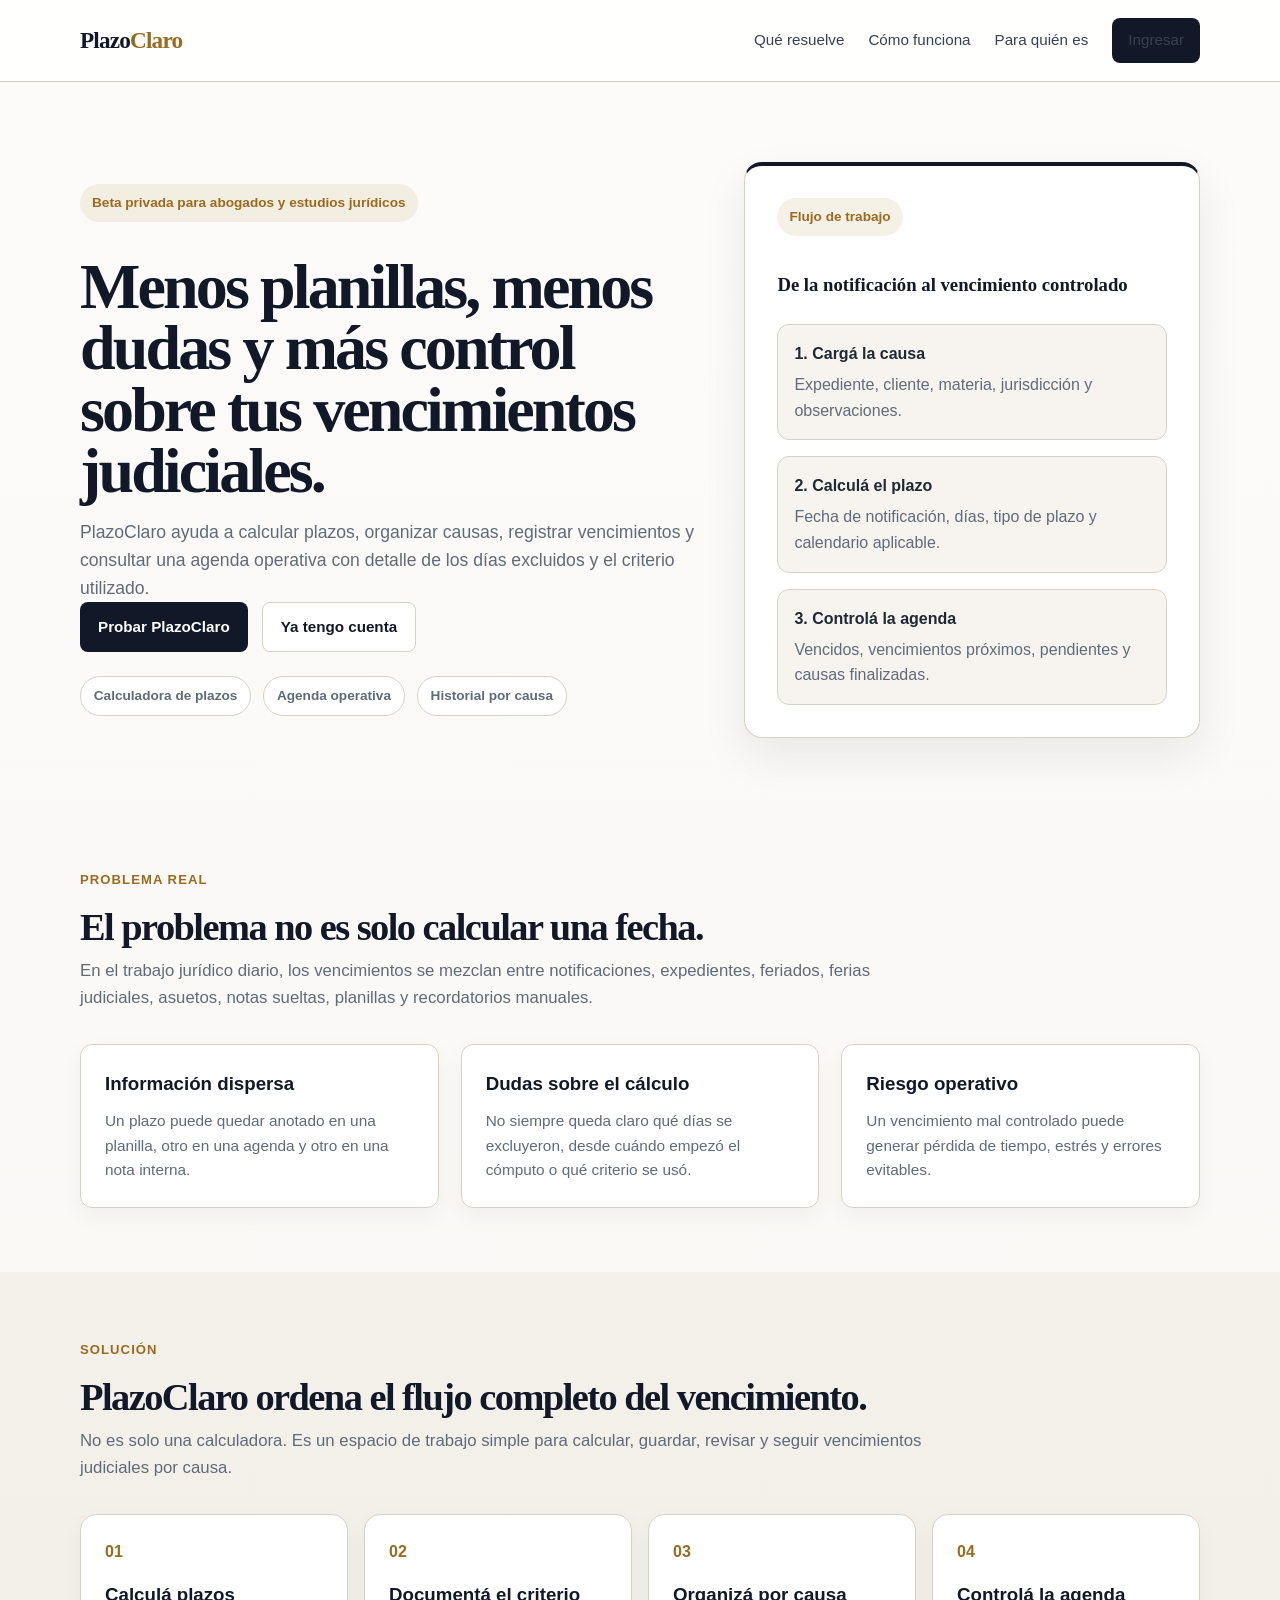
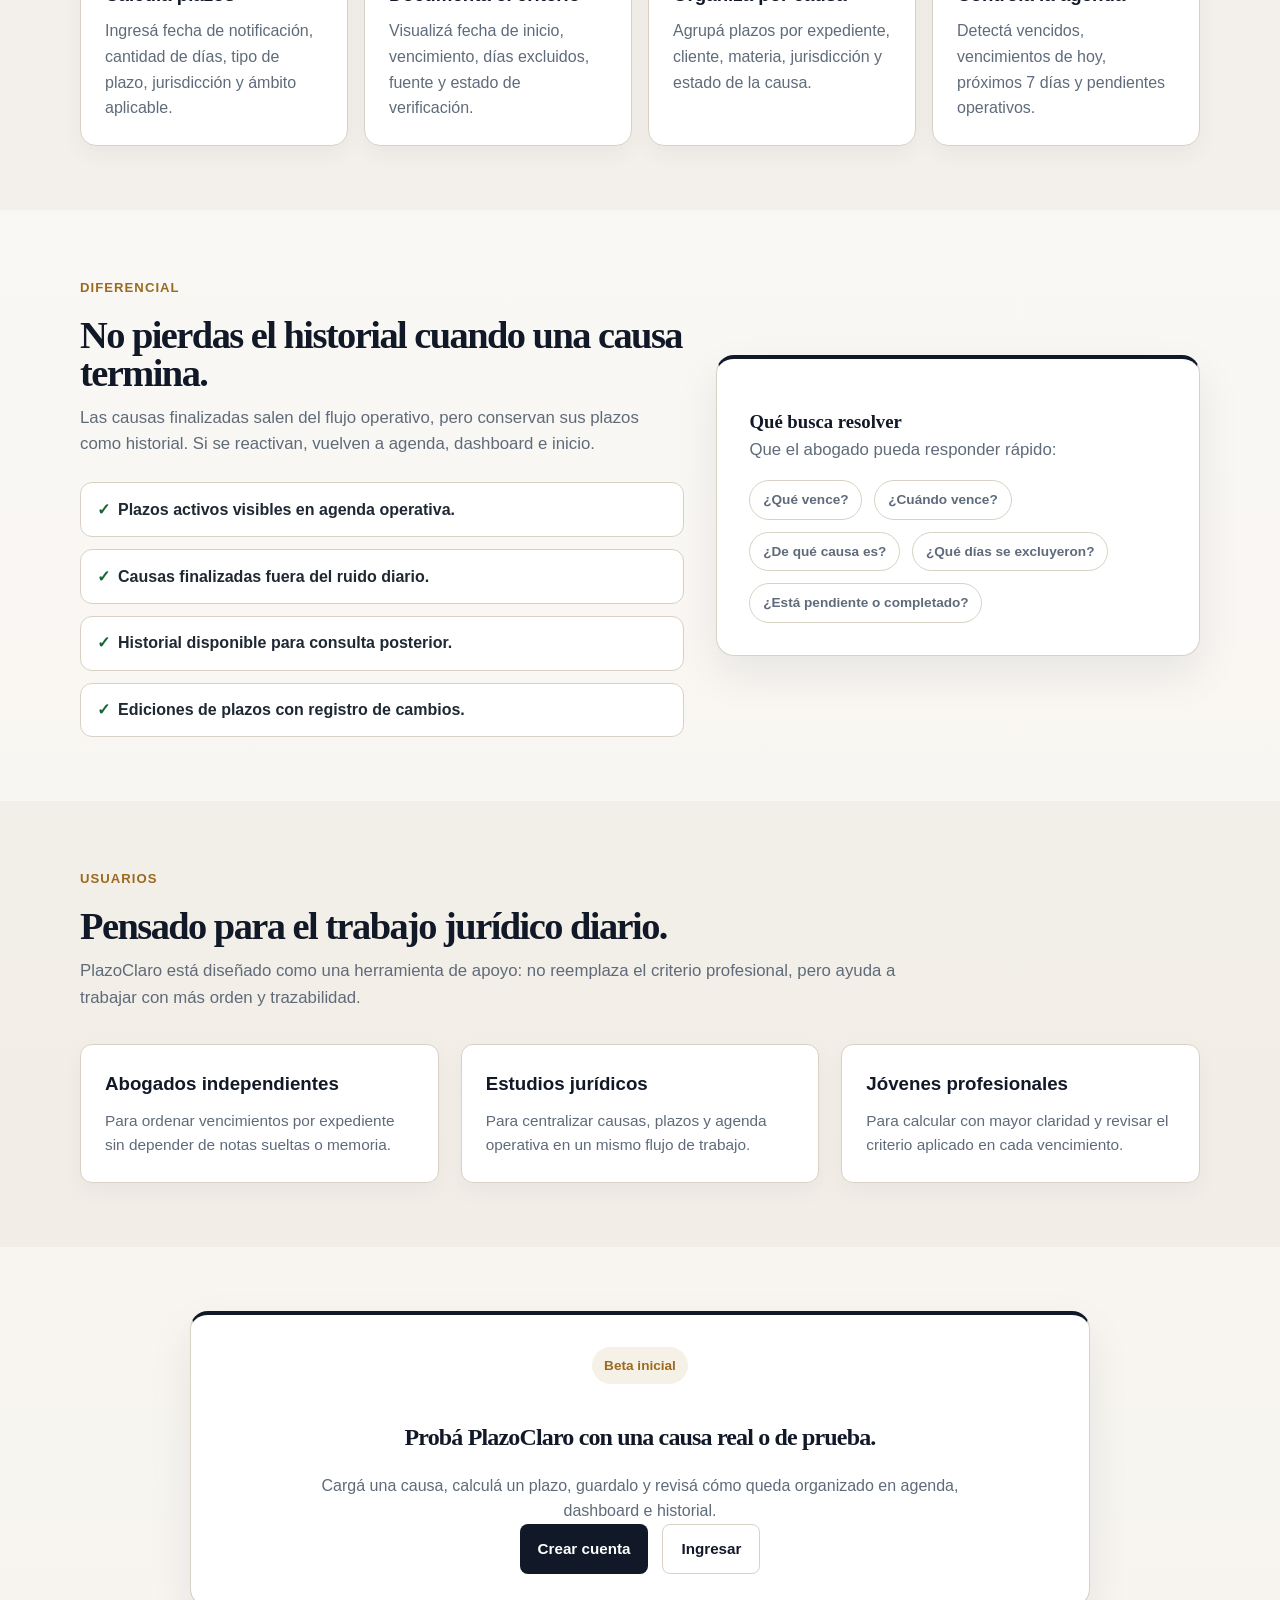
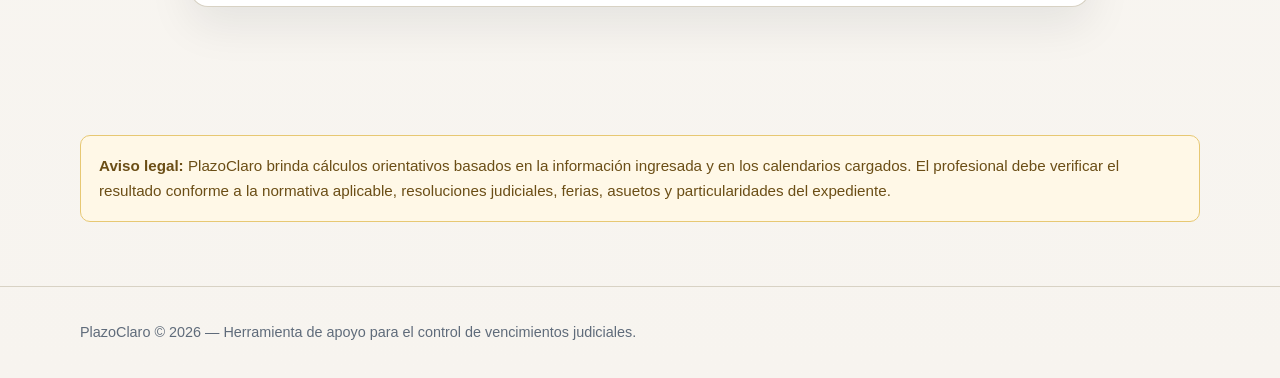
<file: index.html>
<!DOCTYPE html>
<html lang="es">
<head>
  <meta charset="UTF-8" />
  <meta name="viewport" content="width=device-width, initial-scale=1.0" />
  <title>PlazoClaro | Control de vencimientos judiciales</title>
  <link rel="stylesheet" href="./css/styles.css?v=58" />
</head>

<body>
  <header class="navbar">
    <div class="container navbar-content">
      <a href="./index.html" class="logo">Plazo<span>Claro</span></a>

      <nav class="nav-links">
        <a href="#problema">Qué resuelve</a>
        <a href="#como-funciona">Cómo funciona</a>
        <a href="#para-quien">Para quién es</a>
        <a href="./auth.html" class="btn btn-primary public-login-btn">Ingresar</a>
      </nav>
    </div>
  </header>

  <main>
    <section class="landing-hero">
      <div class="container landing-hero-grid">
        <div>
          <span class="badge">Beta privada para abogados y estudios jurídicos</span>

          <h1>Menos planillas, menos dudas y más control sobre tus vencimientos judiciales.</h1>

          <p class="landing-hero-subtitle">
            PlazoClaro ayuda a calcular plazos, organizar causas, registrar vencimientos y consultar
            una agenda operativa con detalle de los días excluidos y el criterio utilizado.
          </p>

          <div class="hero-actions">
            <a href="./auth.html#registerForm" class="btn btn-primary">Probar PlazoClaro</a>
            <a href="./auth.html" class="btn btn-secondary">Ya tengo cuenta</a>
          </div>

          <div class="landing-trust-row">
            <span>Calculadora de plazos</span>
            <span>Agenda operativa</span>
            <span>Historial por causa</span>
          </div>
        </div>

        <div class="landing-hero-card">
          <span class="badge">Flujo de trabajo</span>

          <h3>De la notificación al vencimiento controlado</h3>

          <div class="landing-flow-list">
            <div>
              <strong>1. Cargá la causa</strong>
              <p>Expediente, cliente, materia, jurisdicción y observaciones.</p>
            </div>

            <div>
              <strong>2. Calculá el plazo</strong>
              <p>Fecha de notificación, días, tipo de plazo y calendario aplicable.</p>
            </div>

            <div>
              <strong>3. Controlá la agenda</strong>
              <p>Vencidos, vencimientos próximos, pendientes y causas finalizadas.</p>
            </div>
          </div>
        </div>
      </div>
    </section>

    <section id="problema" class="landing-section">
      <div class="container">
        <div class="landing-section-header">
          <span class="section-kicker">Problema real</span>
          <h2>El problema no es solo calcular una fecha.</h2>
          <p>
            En el trabajo jurídico diario, los vencimientos se mezclan entre notificaciones,
            expedientes, feriados, ferias judiciales, asuetos, notas sueltas, planillas y recordatorios manuales.
          </p>
        </div>

        <div class="cards-grid">
          <div class="card">
            <h3>Información dispersa</h3>
            <p>
              Un plazo puede quedar anotado en una planilla, otro en una agenda y otro en una nota interna.
            </p>
          </div>

          <div class="card">
            <h3>Dudas sobre el cálculo</h3>
            <p>
              No siempre queda claro qué días se excluyeron, desde cuándo empezó el cómputo o qué criterio se usó.
            </p>
          </div>

          <div class="card">
            <h3>Riesgo operativo</h3>
            <p>
              Un vencimiento mal controlado puede generar pérdida de tiempo, estrés y errores evitables.
            </p>
          </div>
        </div>
      </div>
    </section>

    <section id="como-funciona" class="landing-section landing-section-soft">
      <div class="container">
        <div class="landing-section-header">
          <span class="section-kicker">Solución</span>
          <h2>PlazoClaro ordena el flujo completo del vencimiento.</h2>
          <p>
            No es solo una calculadora. Es un espacio de trabajo simple para calcular, guardar,
            revisar y seguir vencimientos judiciales por causa.
          </p>
        </div>

        <div class="landing-feature-grid">
          <article class="landing-feature-card">
            <span>01</span>
            <h3>Calculá plazos</h3>
            <p>
              Ingresá fecha de notificación, cantidad de días, tipo de plazo, jurisdicción y ámbito aplicable.
            </p>
          </article>

          <article class="landing-feature-card">
            <span>02</span>
            <h3>Documentá el criterio</h3>
            <p>
              Visualizá fecha de inicio, vencimiento, días excluidos, fuente y estado de verificación.
            </p>
          </article>

          <article class="landing-feature-card">
            <span>03</span>
            <h3>Organizá por causa</h3>
            <p>
              Agrupá plazos por expediente, cliente, materia, jurisdicción y estado de la causa.
            </p>
          </article>

          <article class="landing-feature-card">
            <span>04</span>
            <h3>Controlá la agenda</h3>
            <p>
              Detectá vencidos, vencimientos de hoy, próximos 7 días y pendientes operativos.
            </p>
          </article>
        </div>
      </div>
    </section>

    <section class="landing-section">
      <div class="container landing-split">
        <div>
          <span class="section-kicker">Diferencial</span>
          <h2>No pierdas el historial cuando una causa termina.</h2>
          <p>
            Las causas finalizadas salen del flujo operativo, pero conservan sus plazos como historial.
            Si se reactivan, vuelven a agenda, dashboard e inicio.
          </p>

          <ul class="landing-check-list">
            <li>Plazos activos visibles en agenda operativa.</li>
            <li>Causas finalizadas fuera del ruido diario.</li>
            <li>Historial disponible para consulta posterior.</li>
            <li>Ediciones de plazos con registro de cambios.</li>
          </ul>
        </div>

        <div class="landing-proof-card">
          <h3>Qué busca resolver</h3>
          <p>
            Que el abogado pueda responder rápido:
          </p>

          <div class="landing-proof-list">
            <span>¿Qué vence?</span>
            <span>¿Cuándo vence?</span>
            <span>¿De qué causa es?</span>
            <span>¿Qué días se excluyeron?</span>
            <span>¿Está pendiente o completado?</span>
          </div>
        </div>
      </div>
    </section>

    <section id="para-quien" class="landing-section landing-section-soft">
      <div class="container">
        <div class="landing-section-header">
          <span class="section-kicker">Usuarios</span>
          <h2>Pensado para el trabajo jurídico diario.</h2>
          <p>
            PlazoClaro está diseñado como una herramienta de apoyo: no reemplaza el criterio profesional,
            pero ayuda a trabajar con más orden y trazabilidad.
          </p>
        </div>

        <div class="cards-grid">
          <div class="card">
            <h3>Abogados independientes</h3>
            <p>
              Para ordenar vencimientos por expediente sin depender de notas sueltas o memoria.
            </p>
          </div>

          <div class="card">
            <h3>Estudios jurídicos</h3>
            <p>
              Para centralizar causas, plazos y agenda operativa en un mismo flujo de trabajo.
            </p>
          </div>

          <div class="card">
            <h3>Jóvenes profesionales</h3>
            <p>
              Para calcular con mayor claridad y revisar el criterio aplicado en cada vencimiento.
            </p>
          </div>
        </div>
      </div>
    </section>

    <section class="landing-section">
      <div class="container">
        <div class="landing-cta-panel">
          <span class="badge">Beta inicial</span>
          <h2>Probá PlazoClaro con una causa real o de prueba.</h2>
          <p>
            Cargá una causa, calculá un plazo, guardalo y revisá cómo queda organizado en agenda,
            dashboard e historial.
          </p>

          <div class="hero-actions landing-cta-actions">
            <a href="./auth.html#registerForm" class="btn btn-primary">Crear cuenta</a>
            <a href="./auth.html" class="btn btn-secondary">Ingresar</a>
          </div>
        </div>
      </div>
    </section>

    <section id="aviso-legal" class="landing-section">
      <div class="container">
        <div class="notice">
          <strong>Aviso legal:</strong>
          PlazoClaro brinda cálculos orientativos basados en la información ingresada y en los calendarios cargados.
          El profesional debe verificar el resultado conforme a la normativa aplicable, resoluciones judiciales,
          ferias, asuetos y particularidades del expediente.
        </div>
      </div>
    </section>
  </main>

  <footer class="footer">
    <div class="container">
      PlazoClaro © 2026 — Herramienta de apoyo para el control de vencimientos judiciales.
    </div>
  </footer>
</body>
</html>
</file>
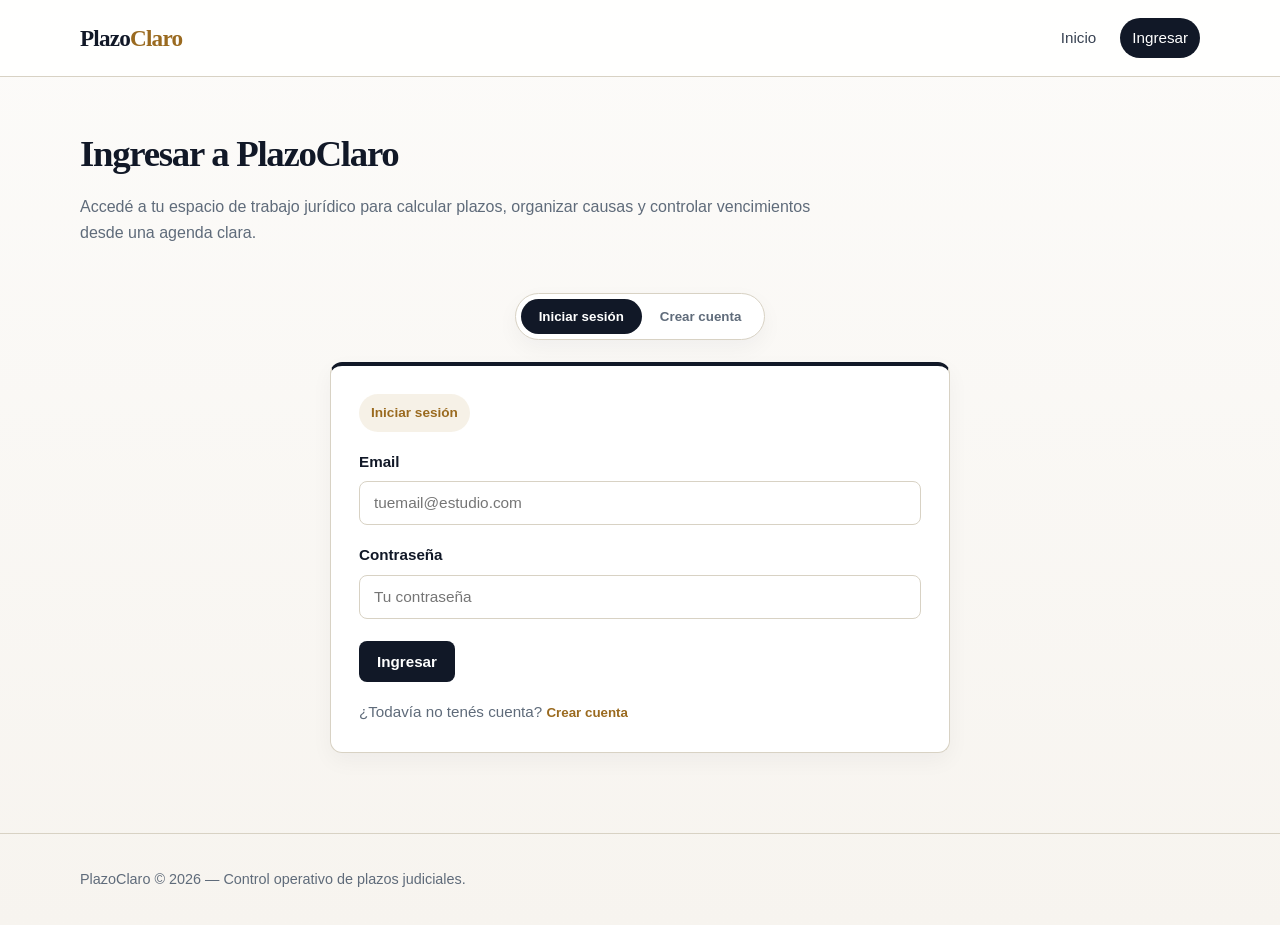
<file: agenda.html>
<!DOCTYPE html>
<html lang="es">
<head>
  <meta charset="UTF-8" />
  <meta name="viewport" content="width=device-width, initial-scale=1.0" />
  <title>Agenda | PlazoClaro</title>
  <link rel="stylesheet" href="./css/styles.css?v=56" />
</head>
<body>

  <header class="navbar">
    <div class="container navbar-content">
      <a href="./index.html" class="logo">Plazo<span>Claro</span></a>

      <nav class="nav-links">
        <a href="./index.html">Inicio</a>
        <a href="./calculator.html">Calculadora</a>
        <a href="./cases.html">Causas</a>
        <a href="./agenda.html" class="active">Agenda</a>
        <a href="./dashboard.html">Dashboard</a>
        <a href="./non-working-days.html">Días inhábiles</a>
      </nav>
    </div>
  </header>

  <main>
    <section class="page-header">
      <div class="container">
        <h1>Agenda de vencimientos</h1>
        <p>
          Visualizá vencimientos vencidos, próximos y futuros en un solo lugar.
        </p>
      </div>
    </section>

    <section class="container">
      <div class="summary-grid">
        <div class="summary-card">
          <span>Vencidos pendientes</span>
          <strong id="expiredCount">0</strong>
        </div>

        <div class="summary-card">
          <span>Vencen hoy</span>
          <strong id="todayCount">0</strong>
        </div>

        <div class="summary-card">
          <span>Próximos 7 días</span>
          <strong id="upcomingCount">0</strong>
        </div>

        <div class="summary-card">
          <span>Más adelante</span>
          <strong id="futureCount">0</strong>
        </div>

        <div class="summary-card">
          <span>Completados</span>
          <strong id="completedCount">0</strong>
        </div>
      </div>
    </section>

    <section class="container dashboard-layout">
      <div class="dashboard-header">
        <div>
          <h2>Vencimientos</h2>
          <p id="agendaSummary">Cargando agenda...</p>
        </div>

        <div class="dashboard-actions">
          <button id="refreshAgendaBtn" class="btn btn-secondary" type="button">
            Actualizar
          </button>
        </div>
      </div>

      <div class="filters-grid">
        <div class="form-group">
          <label for="agendaSearch">Buscar</label>
          <input
            type="text"
            id="agendaSearch"
            placeholder="Buscar por causa, actuación, jurisdicción o notas..."
          />
        </div>

        <div class="form-group">
          <label for="agendaCaseFilter">Causa</label>
          <select id="agendaCaseFilter">
            <option value="">Todas las causas activas</option>
          </select>
          <small class="field-help agenda-case-filter-help">
            La agenda muestra solo vencimientos operativos de causas activas. Las causas finalizadas se consultan desde la sección “Causas”, filtro “Finalizadas”.
          </small>
        </div>
      </div>

      <div class="status-legend">
        <span class="status-legend-title">Leyenda:</span>

        <span class="status-legend-item">
          <span class="status-legend-badge status-legend-expired"></span>
          Vencido
        </span>

        <span class="status-legend-item">
          <span class="status-legend-badge status-legend-pending"></span>
          Pendiente
        </span>

        <span class="status-legend-item">
          <span class="status-legend-badge status-legend-completed"></span>
          Completado
        </span>

        <span class="status-legend-item">
          <span class="dashboard-case-badge dashboard-case-badge-linked">Con causa</span>
        </span>

        <span class="status-legend-item">
          <span class="dashboard-case-badge dashboard-case-badge-general">Plazo general</span>
        </span>
      </div>

      <div id="agendaList" class="agenda-list">
        <div class="case-card-placeholder">
          Cargando vencimientos...
        </div>
      </div>
    </section>
  </main>

  <footer class="footer">
    <div class="container">
      PlazoClaro © 2026 — Agenda de vencimientos judiciales.
    </div>
  </footer>
   
  <script src="./js/config.js?v=1"></script>
  <script src="./js/auth-guard.js?v=2"></script>
  <script src="./js/agenda.js?v=13"></script>
</body>
</html>
</file>
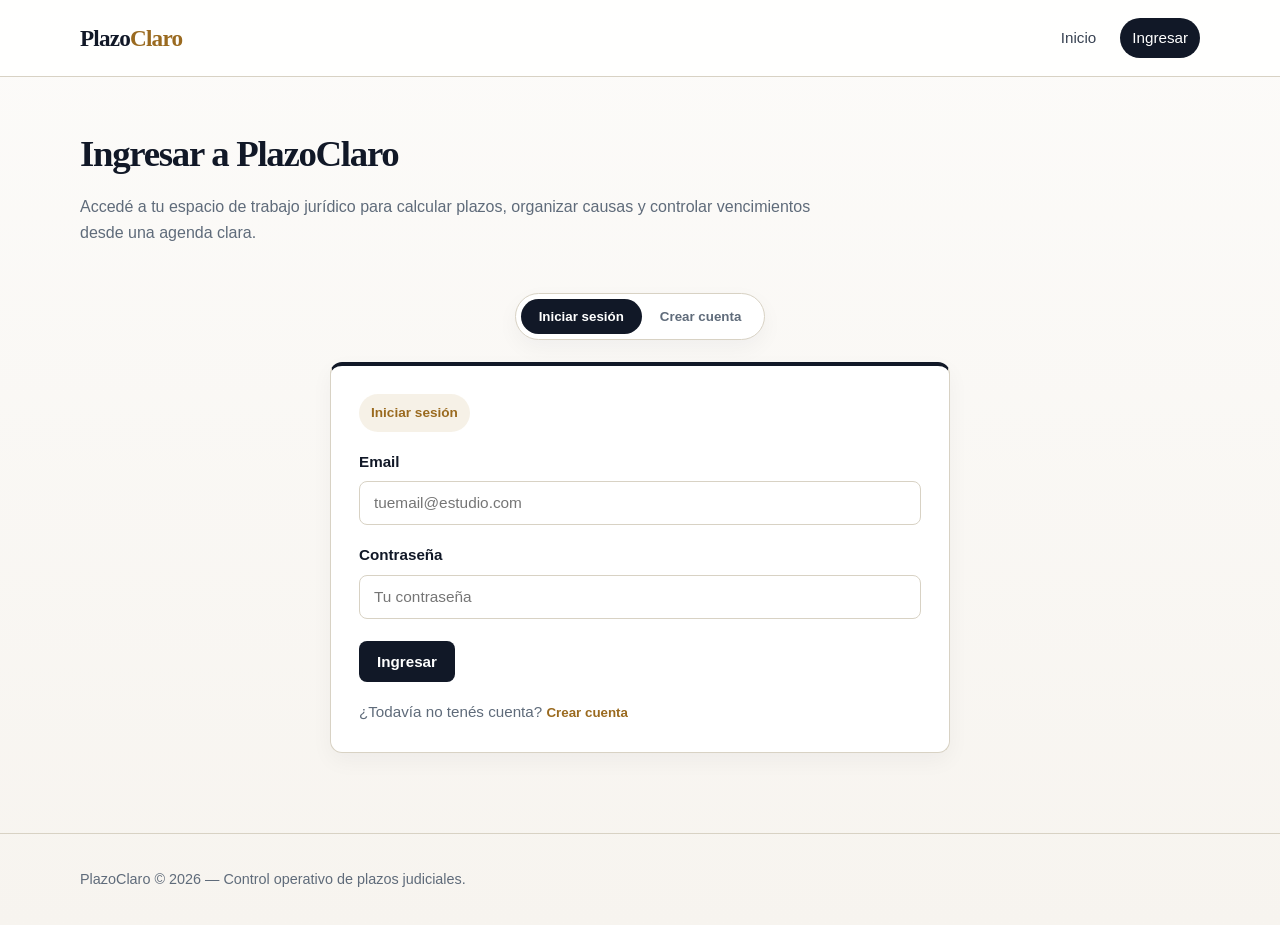
<file: app.html>
<!DOCTYPE html>
<html lang="es">
<head>
  <meta charset="UTF-8" />
  <meta name="viewport" content="width=device-width, initial-scale=1.0" />
  <title>PlazoClaro | Control de plazos judiciales</title>
  <link rel="stylesheet" href="./css/styles.css?v=56" />
</head>
<body>

  <header class="navbar">
    <div class="container navbar-content">
      <a href="./app.html" class="logo">Plazo<span>Claro</span></a>

      <nav class="nav-links">
        <a href="./app.html" class="active">Inicio</a>
        <a href="./calculator.html">Calculadora</a>
        <a href="./cases.html">Causas</a>
        <a href="./agenda.html">Agenda</a>
        <a href="./dashboard.html">Dashboard</a>
        <a href="./non-working-days.html">Días inhábiles</a>
      </nav> 

    </div>
  </header>

  <main>
    <section class="hero">
      <div class="container hero-grid">
        <div>
          <span class="badge">Herramienta para abogados y estudios jurídicos</span>

          <h1>Calculá, organizá y controlá tus vencimientos judiciales con claridad.</h1>

          <p>
            Una herramienta simple para abogados y estudios jurídicos que necesitan calcular plazos,
            agruparlos por causa y controlar vencimientos desde una agenda clara.
          </p>

          <div class="hero-actions">
            <a href="./calculator.html" class="btn btn-primary">Calcular un plazo</a>
            <a href="./agenda.html" class="btn btn-secondary">Ver agenda de vencimientos</a>
            <a href="#como-funciona" class="btn btn-secondary">Ver cómo funciona</a>
          </div>
        </div>

        <div class="hero-card">
          <h3>Vencimiento más urgente</h3>

          <div class="deadline-preview">
            <div class="preview-row">
              <span class="preview-label">Causa / expediente</span>
              <span id="heroDeadlineCase" class="preview-value">Cargando...</span>
            </div>

            <div class="preview-row">
              <span class="preview-label">Actuación</span>
              <span id="heroDeadlineAction" class="preview-value">-</span>
            </div>

            <div class="preview-row">
              <span class="preview-label">Vencimiento</span>
              <span id="heroDeadlineDate" class="preview-value">-</span>
            </div>

            <div class="preview-row">
              <span class="preview-label">Estado</span>
              <span id="heroDeadlineStatus" class="preview-value status-warning">-</span>
            </div>
          </div>
        </div>
      </div>
    </section>

    <section id="homeAlertsSection" class="home-alerts-section">
      <div class="home-alerts-header">
        <div>
          <span class="section-kicker">Panel rápido</span>
          <h2>Alertas de vencimientos</h2>
          <p>
            Un resumen inicial para detectar vencidos, vencimientos de hoy y próximos plazos sin entrar causa por causa.
          </p>
        </div>

        <div class="home-alerts-actions">
          <a href="./agenda.html" class="btn btn-primary">Ver agenda</a>
          <a href="./cases.html" class="btn btn-secondary">Ver causas</a>
        </div>
      </div>

      <div id="homeAlertsMessage" class="home-alerts-message">
        Cargando alertas...
      </div>

      <div class="home-alerts-grid">
        <article class="home-alert-card home-alert-card-expired">
          <span>Vencidos pendientes</span>
          <strong id="homeExpiredCount">0</strong>
        </article>

        <article class="home-alert-card home-alert-card-today">
          <span>Vencen hoy</span>
          <strong id="homeTodayCount">0</strong>
        </article>

        <article class="home-alert-card home-alert-card-upcoming">
          <span>Próximos 7 días</span>
          <strong id="homeUpcomingCount">0</strong>
        </article>

        <article class="home-alert-card home-alert-card-pending">
          <span>Pendientes totales</span>
          <strong id="homeTotalPendingCount">0</strong>
        </article>
      </div>

      <div class="home-urgent-list-wrapper">
        <h3>Vencimientos que requieren atención</h3>
        <div id="homeUrgentList" class="home-urgent-list">
          <p class="result-empty">Cargando vencimientos...</p>
        </div>
      </div>
    </section>


    <section id="como-funciona" class="section">
      <div class="container">
        <h2 class="section-title">Cómo funciona</h2>
        <p class="section-subtitle">
          La primera versión está pensada para resolver el flujo más importante:
          calcular un vencimiento de forma clara y dejar constancia del criterio utilizado.
        </p>

        <div class="cards-grid">
          <div class="card">
            <div class="card-number">1</div>
            <h3>Cargá la fecha</h3>
            <p>Ingresá la fecha de notificación o el punto de partida del plazo.</p>
          </div>

          <div class="card">
            <div class="card-number">2</div>
            <h3>Definí el plazo</h3>
            <p>Indicá la cantidad de días y si deben computarse como hábiles o corridos.</p>
          </div>

          <div class="card">
            <div class="card-number">3</div>
            <h3>Obtené el resultado</h3>
            <p>La app muestra una fecha estimada de vencimiento y el detalle del cálculo.</p>
          </div>
        </div>
      </div>
    </section>

    <section class="section">
      <div class="container">
        <h2 class="section-title">Pensado para el trabajo jurídico diario</h2>
        <p class="section-subtitle">
          No busca reemplazar el criterio profesional. Busca ahorrar tiempo, ordenar vencimientos
          y brindar una segunda verificación clara.
        </p>

        <div class="cards-grid">
          <div class="card">
            <h3>Abogados independientes</h3>
            <p>Para ordenar vencimientos por expediente sin depender de notas sueltas.</p>
          </div>

          <div class="card">
            <h3>Estudios jurídicos</h3>
            <p>Para centralizar plazos y reducir errores de coordinación interna.</p>
          </div>

          <div class="card">
            <h3>Jóvenes profesionales</h3>
            <p>Para calcular con mayor claridad y aprender el criterio aplicado.</p>
          </div>
        </div>
      </div>
    </section>

    <section id="aviso-legal" class="section">
      <div class="container">
        <div class="notice">
          <strong>Aviso legal:</strong>
          esta herramienta brinda un cálculo orientativo basado en la información ingresada.
          El profesional debe verificar el resultado conforme a la normativa aplicable,
          resoluciones judiciales, ferias, asuetos y particularidades del expediente.
        </div>
      </div>
    </section>
  </main>

  <footer class="footer">
    <div class="container">
      PlazoClaro © 2026 — Herramienta de apoyo para el control de vencimientos judiciales.
    </div>
  </footer> 
   
  <script src="./js/config.js?v=1"></script>
  <script src="./js/auth-guard.js?v=2"></script>
  <script src="./js/home-alerts.js?v=7"></script>
</body>
</html>
</file>
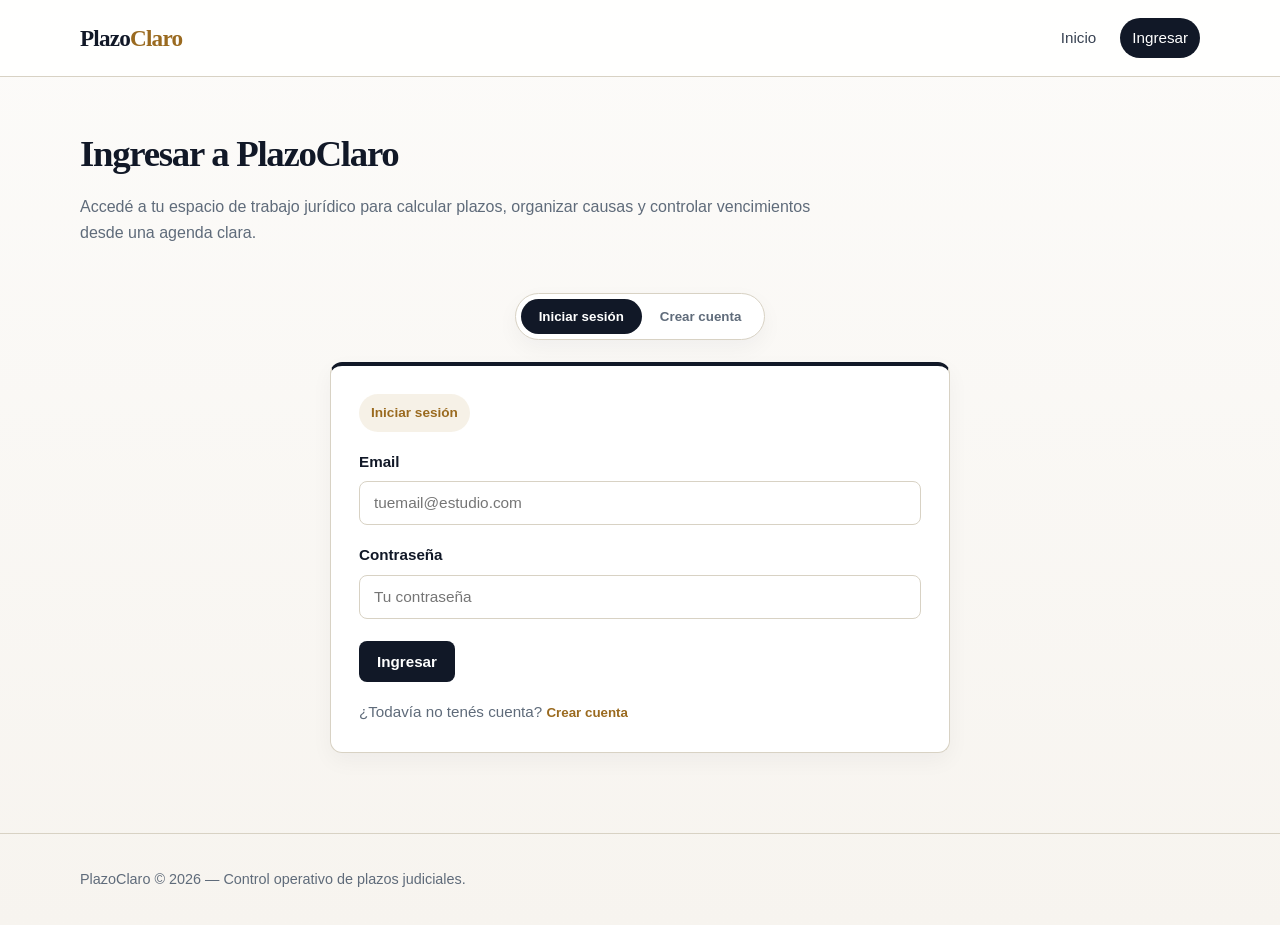
<file: auth.html>
<!DOCTYPE html>
<html lang="es">
<head>
  <meta charset="UTF-8" />
  <meta name="viewport" content="width=device-width, initial-scale=1.0" />
  <title>Ingresar | PlazoClaro</title>
  <link rel="stylesheet" href="./css/styles.css?v=59" />
</head>
<body>

  <header class="navbar">
    <div class="container navbar-content">
      <a href="./index.html" class="logo">Plazo<span>Claro</span></a>

      <nav class="nav-links">
        <a href="./index.html">Inicio</a>
        <a href="./auth.html" class="active">Ingresar</a>
      </nav>
    </div>
  </header>

  <main>
    <section class="page-header">
      <div class="container">
        <h1>Ingresar a PlazoClaro</h1>
        <p>
          Accedé a tu espacio de trabajo jurídico para calcular plazos, organizar causas
          y controlar vencimientos desde una agenda clara.
        </p>
      </div>
    </section>

    <section class="container auth-layout">
      <div class="auth-switch" role="tablist" aria-label="Acceso a PlazoClaro">
        <button id="authLoginTab" class="auth-tab active" type="button">
          Iniciar sesión
        </button>

        <button id="authRegisterTab" class="auth-tab" type="button">
          Crear cuenta
        </button>
      </div>

      <div class="auth-card-wrapper">
        <form id="loginForm" class="form-card auth-card">
          <span class="badge">Iniciar sesión</span>

          <div class="form-group">
            <label for="loginEmail">Email</label>
            <input
              type="email"
              id="loginEmail"
              placeholder="tuemail@estudio.com"
              required
            />
          </div>

          <div class="form-group">
            <label for="loginPassword">Contraseña</label>
            <input
              type="password"
              id="loginPassword"
              placeholder="Tu contraseña"
              required
            />
          </div>

          <div class="result-actions">
            <button type="submit" class="btn btn-primary" id="loginBtn">
              Ingresar
            </button>
          </div>

          <p class="auth-helper-text">
            ¿Todavía no tenés cuenta?
            <button type="button" class="auth-link-button" id="goToRegisterBtn">
              Crear cuenta
            </button>
          </p>
        </form>

        <form id="registerForm" class="form-card auth-card auth-form-hidden">
          <span class="badge">Crear cuenta</span>

          <div class="form-group">
            <label for="registerFullName">Nombre</label>
            <input
              type="text"
              id="registerFullName"
              placeholder="Ej: Juan Recalde"
            />
          </div>

          <div class="form-group">
            <label for="registerEmail">Email</label>
            <input
              type="email"
              id="registerEmail"
              placeholder="tuemail@estudio.com"
              required
            />
          </div>

          <div class="form-group">
            <label for="registerPassword">Contraseña</label>
            <input
              type="password"
              id="registerPassword"
              placeholder="Mínimo 6 caracteres"
              required
            />
            <small class="field-help">
              Para esta versión inicial, usá una contraseña de al menos 6 caracteres.
            </small>
          </div>

          <div class="result-actions">
            <button type="submit" class="btn btn-primary" id="registerBtn">
              Crear cuenta
            </button>
          </div>

          <p class="auth-helper-text">
            ¿Ya tenés cuenta?
            <button type="button" class="auth-link-button" id="goToLoginBtn">
              Iniciar sesión
            </button>
          </p>
        </form>
      </div>
    </section>

    <section class="container">
      <div id="authMessage" class="notice hidden"></div>
    </section>
  </main>

  <footer class="footer">
    <div class="container">
      PlazoClaro © 2026 — Control operativo de plazos judiciales.
    </div>
  </footer>
  
  
  <script src="./js/config.js?v=1"></script>
  <script src="./js/auth.js?v=4"></script>
</body>
</html>
</file>
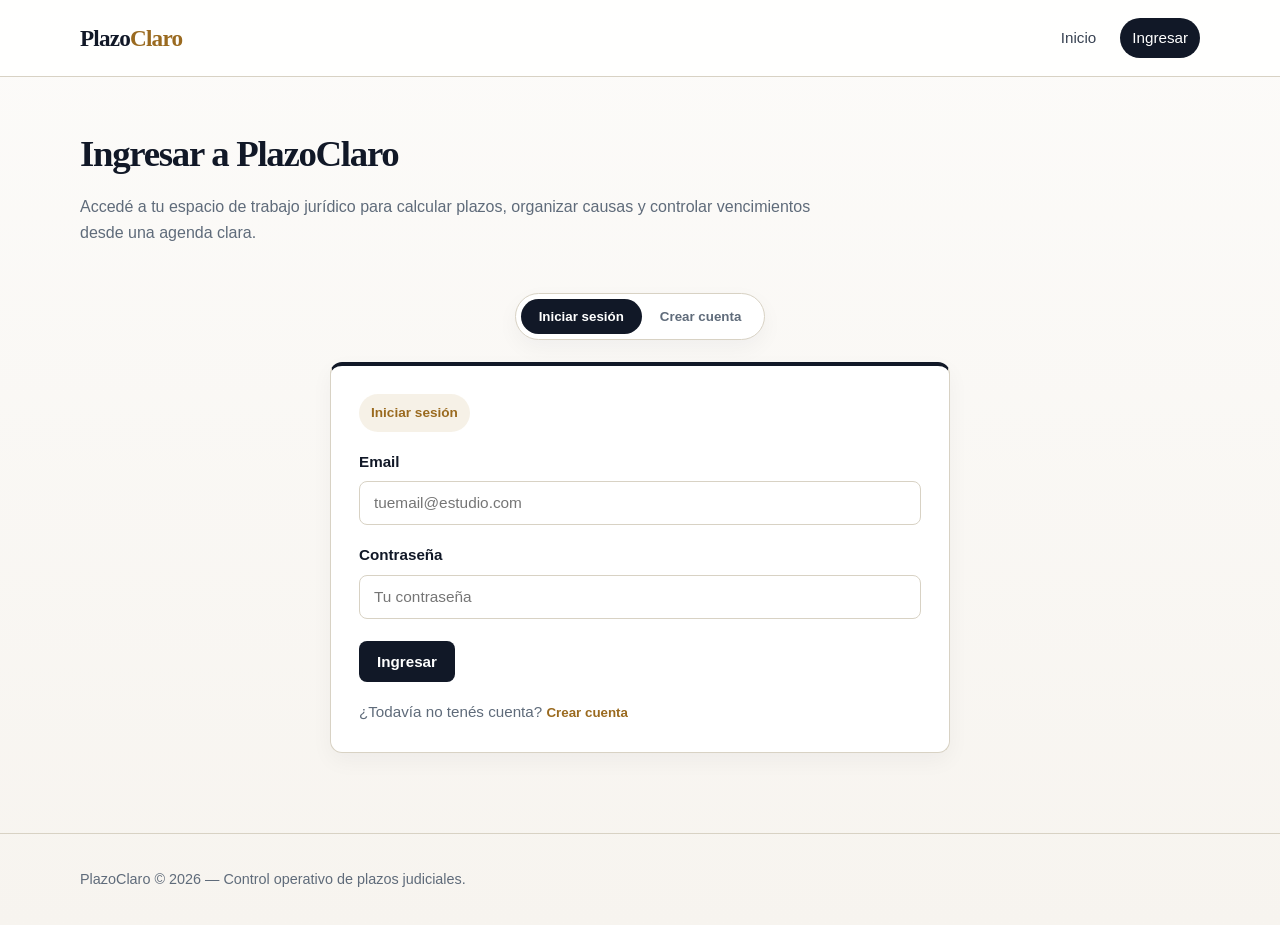
<file: calculator.html>
<!DOCTYPE html>
<html lang="es">
<head>
  <meta charset="UTF-8" />
  <meta name="viewport" content="width=device-width, initial-scale=1.0" />
  <title>Calculadora de plazos | PlazoClaro</title>
  <link rel="stylesheet" href="./css/styles.css?v=49" />
</head>
<body>

  <header class="navbar">
    <div class="container navbar-content">
      <a href="./app.html" class="logo">Plazo<span>Claro</span></a>

      <nav class="nav-links">
        <a href="./app.html">Inicio</a>
        <a href="./calculator.html" class="active">Calculadora</a>
        <a href="./cases.html">Causas</a>
        <a href="./agenda.html">Agenda</a>
        <a href="./dashboard.html">Dashboard</a>
        <a href="./non-working-days.html">Días inhábiles</a>
      </nav>
    </div>
  </header>

  <main>
    <section class="page-header">
      <div class="container">
        <h1>Calculadora de plazos judiciales</h1>
        <p>
          Ingresá los datos básicos del plazo para obtener una fecha estimada de vencimiento
          y una explicación inicial del cómputo.
        </p>
      </div>
    </section>

    <section class="container calculator-layout">
      <form id="deadlineForm" class="form-card">
        <div class="form-group">
          <label for="notificationDate">Fecha de notificación</label>
          <input type="date" id="notificationDate" required />
        </div> 

        <div class="form-group">
          <label for="startRule">Inicio del cómputo</label>
          <select id="startRule" required>
            <option value="next_day">Al día siguiente de la notificación</option>
            <option value="same_day">El mismo día de la fecha indicada</option>
          </select>
        </div> 


        <div class="form-group">
          <label for="actionType">Tipo de actuación</label>
          <input
            type="text"
            id="actionType"
            list="actionTypeOptions"
            placeholder="Ej: Contestación de demanda, traslado simple, apelación..."
          />

          <datalist id="actionTypeOptions"></datalist>

          <small id="actionTypeHint" class="field-help">
            Opcional. Podés elegir una sugerencia o escribir la actuación exacta. Si la app reconoce la actuación, sugerirá una cantidad de días editable.
          </small>
        </div>

        <div class="form-group">
          <label for="daysCount">Cantidad de días</label>
          <input type="number" id="daysCount" min="1" placeholder="Ej: 5" required />
        </div>

        <div class="form-group">
          <label for="dayType">Tipo de plazo</label>
          <select id="dayType" required>
            <option value="business">Días hábiles</option>
            <option value="calendar">Días corridos</option>
          </select>
        </div> 

        <div class="form-group">
          <label for="caseSelect">Causa / carpeta</label>
          <select id="caseSelect">
            <option value="">Sin causa asociada</option>
          </select>
          <small class="field-help">
            Opcional. Si seleccionás una causa, se usará para vincular el plazo al expediente.
          </small>
        </div>
         
        <div class="form-group">
          <label for="jurisdiction">Jurisdicción</label>
          <select id="jurisdiction" required>
            <option value="pba">Provincia de Buenos Aires</option>
            <option value="national_federal">Nacional / Federal</option>
            <option value="caba">Ciudad Autónoma de Buenos Aires</option>
            <option value="catamarca">Catamarca</option>
            <option value="chaco">Chaco</option>
            <option value="chubut">Chubut</option>
            <option value="cordoba">Córdoba</option>
            <option value="corrientes">Corrientes</option>
            <option value="entre_rios">Entre Ríos</option>
            <option value="formosa">Formosa</option>
            <option value="jujuy">Jujuy</option>
            <option value="la_pampa">La Pampa</option>
            <option value="la_rioja">La Rioja</option>
            <option value="mendoza">Mendoza</option>
            <option value="misiones">Misiones</option>
            <option value="neuquen">Neuquén</option>
            <option value="rio_negro">Río Negro</option>
            <option value="salta">Salta</option>
            <option value="san_juan">San Juan</option>
            <option value="san_luis">San Luis</option>
            <option value="santa_cruz">Santa Cruz</option>
            <option value="santa_fe">Santa Fe</option>
            <option value="santiago_del_estero">Santiago del Estero</option>
            <option value="tierra_del_fuego">Tierra del Fuego</option>
            <option value="tucuman">Tucumán</option>
          </select>
        </div>

        <div class="form-group" id="departmentGroup">
          <label for="department">Departamento judicial</label>
          <select id="department"></select>
          <small class="field-help">
            Solo aplica para días inhábiles o suspensiones con alcance departamental.
          </small>
        </div>

        <div class="form-group hidden" id="courtGroup">
          <label for="court">Organismo específico</label>
          <select id="court">
            <option value="">Nacional / Federal general</option>
            <option value="Tribunal Fiscal de la Nación">Tribunal Fiscal de la Nación</option>
          </select>
          <small class="field-help">
            Solo aplica para calendarios propios de organismos específicos.
          </small>
        </div> 


        <div class="form-group hidden" id="caseCourtInfoGroup">
          <label for="caseCourtInfo">Organismo / juzgado de la causa</label>
          <input
            type="text"
            id="caseCourtInfo"
            placeholder="Se completa al seleccionar una causa"
            readonly
          />
          <small class="field-help">
            Dato informativo tomado de la causa seleccionada.
          </small>
        </div>



        <div class="form-group">
          <label for="caseName">Expediente</label>
          <input type="text" id="caseName" placeholder="Ej: Pérez c/ Gómez s/ daños" />
        </div>

        <div class="form-group">
          <label for="notes">Observaciones</label>
          <textarea id="notes" placeholder="Notas internas, criterio utilizado o aclaraciones..."></textarea>
        </div>

        <button type="submit" class="btn btn-primary">Calcular vencimiento</button>
      </form>

      <aside class="result-card">
        <h2>Resultado</h2> 

        <div id="calculatorMessage" class="notice hidden"></div>

        <div id="emptyResult" class="result-empty">
          Completá el formulario para calcular una fecha estimada de vencimiento.
        </div>

        <div id="calculationResult" class="hidden">
          <p>Fecha estimada de vencimiento:</p>
          <div id="deadlineDate" class="result-date"></div>

          <div class="result-detail">
            <div id="startDateDetail" class="detail-item"></div>
            <div id="daysDetail" class="detail-item"></div>
            <div id="excludedDetail" class="detail-item"></div>
            <div id="jurisdictionDetail" class="detail-item"></div>
            <div id="departmentDetail" class="detail-item"></div> 
            <div id="courtDetail" class="detail-item"></div>
          </div>

          <div class="result-actions">
            <button id="saveDeadlineBtn" class="btn btn-primary" type="button">
              Guardar plazo
            </button>
            <button id="exportCalculatorPdfBtn" class="btn btn-secondary" type="button">Exportar PDF</button>  
            <a href="./dashboard.html" class="btn btn-secondary">
              Ver dashboard
            </a>
            <button id="clearResultBtn" class="btn btn-secondary" type="button">Limpiar cálculo</button>
          </div>
        </div>
      </aside>
    </section>

    <section class="container">
      <div class="notice">
        <strong>Aviso:</strong>
        este cálculo es orientativo. El sistema excluye sábados, domingos y los días inhábiles
        cargados o importados para la jurisdicción seleccionada. Algunas jurisdicciones cuentan
        con cobertura avanzada y otras con cobertura básica, por lo que el resultado debe ser
        verificado por el profesional conforme a la normativa aplicable, ferias, asuetos y
        particularidades del expediente.
      </div>
    </section>
  </main>

  <footer class="footer">
    <div class="container">
      PlazoClaro © 2026 — Cálculo orientativo sujeto a verificación profesional.
    </div>
  </footer>

  <script src="./js/config.js?v=2"></script>
  <script src="./js/pba-departments.js?v=1"></script>
  <script src="./js/action-types.js?v=2"></script> 
  <script src="./js/auth-guard.js?v=2"></script>
  <script src="./js/calculator.js?v=52"></script>
  
</body>
</html>
</file>
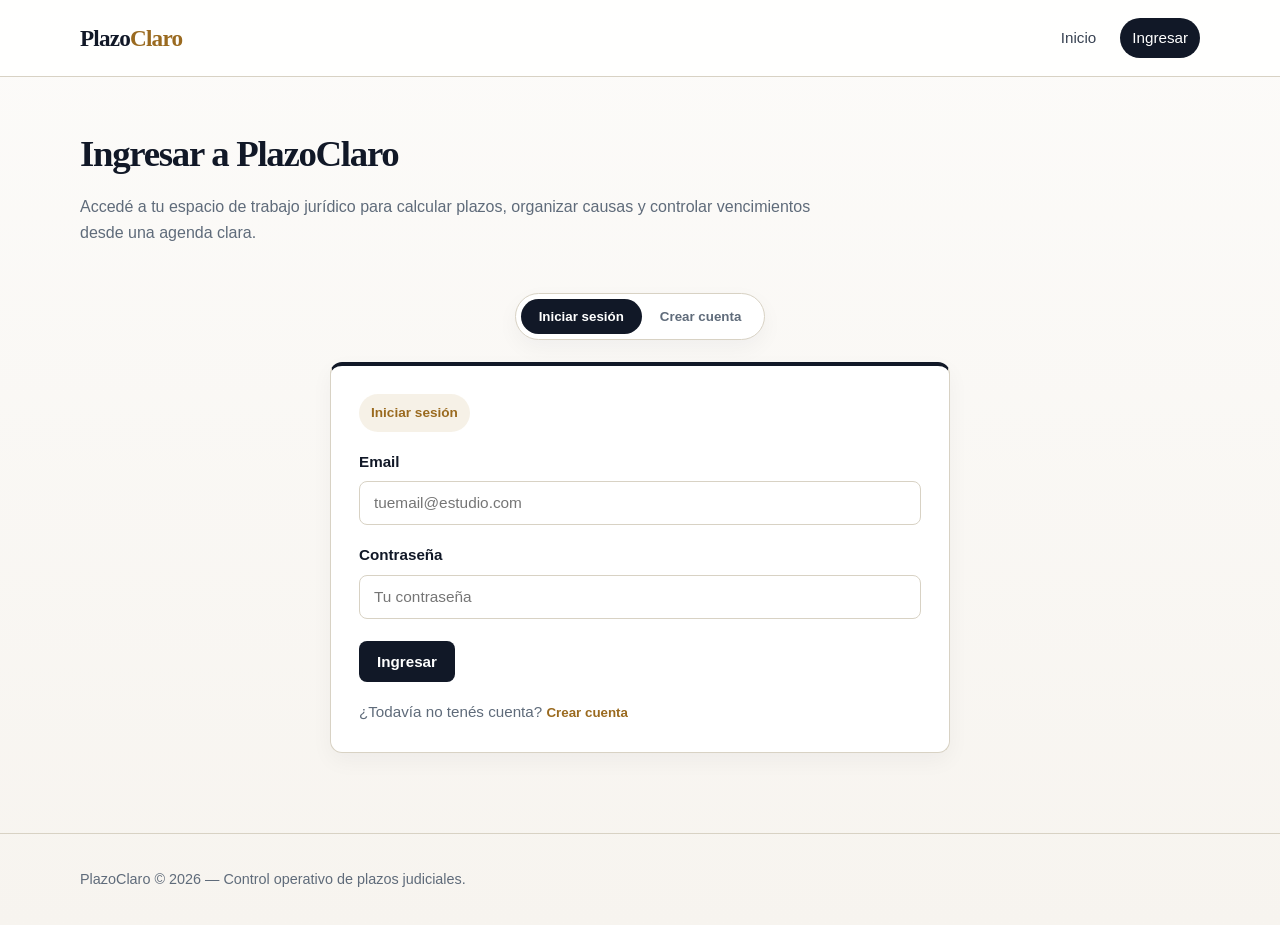
<file: cases.html>
<!DOCTYPE html>
<html lang="es">
<head>
  <meta charset="UTF-8" />
  <meta name="viewport" content="width=device-width, initial-scale=1.0" />
  <title>Causas / Carpetas | PlazoClaro</title>
  <link rel="stylesheet" href="./css/styles.css?v=53" />
</head>
<body>

  <header class="navbar">
    <div class="container navbar-content">
      <a href="./app.html" class="logo">Plazo<span>Claro</span></a>

      <nav class="nav-links">
        <a href="./app.html">Inicio</a>
        <a href="./calculator.html">Calculadora</a>
        <a href="./cases.html" class="active">Causas</a>
        <a href="./agenda.html">Agenda</a>
        <a href="./dashboard.html">Dashboard</a>
        <a href="./non-working-days.html">Días inhábiles</a>
      </nav>
    </div>
  </header> 

  <div id="caseConfirmModal" class="modal-backdrop hidden">
    <div class="confirm-modal">
      <div class="confirm-modal-header">
        <span class="badge">Confirmación</span>
        <h3 id="caseConfirmTitle">Finalizar causa</h3>
      </div>

      <p id="caseConfirmMessage" class="confirm-modal-message"></p>

      <div class="confirm-modal-actions">
        <button id="caseConfirmCancelBtn" class="btn btn-secondary" type="button">
          Cancelar
        </button>

        <button id="caseConfirmAcceptBtn" class="btn btn-primary" type="button">
          Aceptar
        </button>
      </div>
    </div>
  </div>

  <main>
    <section class="page-header">
      <div class="container">
        <h1>Causas y carpetas</h1>
        <p>
          Administrá expedientes, clientes y materias para luego asociar plazos a cada causa.
        </p>
      </div>
    </section>

    <section class="container calculator-layout">
      <form id="caseForm" class="form-card">
        <span class="badge" id="caseFormBadge">Nueva causa</span>

        <input type="hidden" id="caseId" />

        <div class="form-group">
          <label for="caseTitle">Nombre de la causa</label>
          <input
            type="text"
            id="caseTitle"
            placeholder="Ej: Martínez s/ sucesión ab-intestato"
            required
          />
        </div> 

        <div class="form-group">
          <label for="caseNumber">Número de expediente</label>
          <input
            type="text"
            id="caseNumber"
            placeholder="Ej: 12345/2026"
          />
        </div>

        <div class="form-group">
          <label for="caseJudicialLink">Link al expediente judicial</label>
          <input
            type="url"
            id="caseJudicialLink"
            placeholder="Ej: https://mev.scba.gov.ar/ o link PJN"
          />
          <small class="field-help">
            Opcional. Sirve para abrir el expediente en PJN, MEV u otro portal judicial desde PlazoClaro.
          </small>
        </div>

        <div class="form-group">
          <label for="clientName">Cliente</label>
          <input
            type="text"
            id="clientName"
            placeholder="Ej: Martínez"
          />
        </div>

        <div class="form-group">
          <label for="matterType">Materia</label>
          <input
            type="text"
            id="matterType"
            list="matterTypeOptions"
            placeholder="Ej: Despido, daños y perjuicios, sucesión, alimentos..."
          />

          <datalist id="matterTypeOptions">
            <option value="Civil y Comercial"></option>
            <option value="Daños y perjuicios"></option>
            <option value="Laboral"></option>
            <option value="Despido"></option>
            <option value="Accidente de trabajo"></option>
            <option value="Familia"></option>
            <option value="Alimentos"></option>
            <option value="Régimen de comunicación"></option>
            <option value="Divorcio"></option>
            <option value="Sucesión"></option>
            <option value="Ejecución"></option>
            <option value="Ejecución de honorarios"></option>
            <option value="Cobro ejecutivo"></option>
            <option value="Amparo"></option>
            <option value="Medida cautelar"></option>
            <option value="Contencioso administrativo"></option>
            <option value="Tributario"></option>
            <option value="Comercial"></option>
            <option value="Penal"></option>
          </datalist>

          <small class="field-help">
            Podés elegir una sugerencia o escribir la materia exacta de la carpeta.
          </small>
        </div>

        <div class="form-group">
          <label for="caseJurisdiction">Jurisdicción</label>
          <select id="caseJurisdiction" required>
            <option value="pba">Provincia de Buenos Aires</option>
            <option value="national_federal">Nacional / Federal</option>
            <option value="caba">Ciudad Autónoma de Buenos Aires</option>

            <option value="catamarca">Catamarca</option>
            <option value="chaco">Chaco</option>
            <option value="chubut">Chubut</option>
            <option value="cordoba">Córdoba</option>
            <option value="corrientes">Corrientes</option>
            <option value="entre_rios">Entre Ríos</option>
            <option value="formosa">Formosa</option>
            <option value="jujuy">Jujuy</option>
            <option value="la_pampa">La Pampa</option>
            <option value="la_rioja">La Rioja</option>
            <option value="mendoza">Mendoza</option>
            <option value="misiones">Misiones</option>
            <option value="neuquen">Neuquén</option>
            <option value="rio_negro">Río Negro</option>
            <option value="salta">Salta</option>
            <option value="san_juan">San Juan</option>
            <option value="san_luis">San Luis</option>
            <option value="santa_cruz">Santa Cruz</option>
            <option value="santa_fe">Santa Fe</option>
            <option value="santiago_del_estero">Santiago del Estero</option>
            <option value="tierra_del_fuego">Tierra del Fuego</option>
            <option value="tucuman">Tucumán</option>
          </select>
        </div>

        <div class="form-group" id="caseDepartmentGroup">
          <label for="caseDepartment">Departamento judicial</label>
          <select id="caseDepartment"></select>
          <small class="field-help">
            Solo aplica para Provincia de Buenos Aires.
          </small>
        </div>

        <div class="form-group" id="caseCourtGroup">
          <label for="caseCourt">Organismo / juzgado</label>
          <input
            type="text"
            id="caseCourt"
            list="caseCourtOptions"
            placeholder="Ej: Juzgado Civil y Comercial N° 1 de Azul"
          />

          <datalist id="caseCourtOptions">
            <option value="Juzgado Civil y Comercial N° 1"></option>
            <option value="Juzgado Civil y Comercial N° 2"></option>
            <option value="Juzgado de Familia N° 1"></option>
            <option value="Juzgado de Familia N° 2"></option>
            <option value="Tribunal de Trabajo N° 1"></option>
            <option value="Tribunal de Trabajo N° 2"></option>
            <option value="Cámara Civil y Comercial"></option>
            <option value="Cámara de Apelaciones"></option>
            <option value="Juzgado Federal"></option>
            <option value="Tribunal Fiscal de la Nación"></option>
            <option value="Juzgado Contencioso Administrativo"></option>
          </datalist>

          <small class="field-help">
            Opcional. Escribí el organismo como lo uses en tu estudio: tribunal, juzgado, cámara o dependencia.
          </small>
        </div>

        <div class="form-group" id="caseStatusGroup">
          <label for="caseStatus">Estado</label>
          <select id="caseStatus">
            <option value="active">Activa</option>
            <option value="archived">Finalizada</option>
          </select>
        </div>

        <div class="form-group">
          <label for="caseNotes">Observaciones</label>
          <textarea
            id="caseNotes"
            placeholder="Notas internas sobre la causa, cliente o estrategia..."
          ></textarea>
        </div>

        <div class="result-actions">
          <button type="submit" class="btn btn-primary" id="submitCaseBtn">
            Guardar causa
          </button>

          <button type="button" class="btn btn-secondary hidden" id="cancelCaseEditBtn">
            Cancelar edición
          </button>
        </div>
      </form>

      <aside class="result-card">
        <h2>Resumen</h2>

        <div id="caseMessage" class="notice hidden"></div>

        <div class="summary-grid">
          <div class="summary-card">
            <span>Total</span>
            <strong id="totalCases">0</strong>
          </div>

          <div class="summary-card">
            <span>Activas</span>
            <strong id="activeCases">0</strong>
          </div>

          <div class="summary-card">
            <span>Finalizadas</span>
            <strong id="archivedCases">0</strong>
          </div>
        </div>

        <p class="result-empty">
          Las causas permiten agrupar expedientes, clientes y plazos vinculados para tener una visión clara del trabajo pendiente.
        </p>
      </aside>
    </section>

    <section class="container dashboard-layout">
      <div class="dashboard-header">
        <div>
          <h2>Listado de causas</h2>
          <p id="casesSummary">Cargando causas...</p>
        </div>

        <div class="dashboard-actions">
          <button id="refreshCasesBtn" class="btn btn-secondary" type="button">
            Actualizar
          </button>
        </div>
      </div>

      <div class="search-bar">
        <label for="caseSearch">Buscar causa</label>
        <input
          type="text"
          id="caseSearch"
          placeholder="Buscar por causa, cliente, expediente, materia o jurisdicción..."
        />
      </div> 

            <div class="case-status-filters">
              <button type="button" class="case-status-filter active" data-status-filter="active">
                Activas
              </button>

              <button type="button" class="case-status-filter" data-status-filter="archived">
                Finalizadas
              </button>

              <button type="button" class="case-status-filter" data-status-filter="all">
                Todas
              </button>
            </div>

            <div id="casesCards" class="cases-card-list">
              <div class="case-card-placeholder">
                Cargando causas...
              </div>
            </div>

            <div id="caseDeadlinesPanel" class="deadline-detail-panel hidden">
              <div class="detail-panel-header">
                <div>
                  <span class="badge">Plazos de la causa</span>
                  <h3 id="caseDeadlinesTitle">Causa seleccionada</h3>
                </div>

                <div class="detail-panel-actions">
                  <button id="calculateDeadlineForCaseBtn" class="btn btn-primary" type="button">
                    Calcular nuevo plazo para esta causa
                  </button>

                  <button id="closeCaseDeadlinesBtn" class="btn btn-secondary" type="button">
                    Cerrar
                  </button>
                </div>
              </div>

              <p id="caseDeadlinesSummary" class="detail-notes">
                Cargando plazos vinculados...
              </p>

              <div id="caseArchivedNotice" class="notice case-archived-notice hidden">
                <strong>Causa finalizada:</strong>
                sus plazos permanecen guardados, pero no aparecen en Inicio, Agenda ni Dashboard operativo.
              </div>

              <div class="summary-grid">
                <div class="summary-card">
                  <span>Total</span>
                  <strong id="caseDeadlinesTotal">0</strong>
                </div>

                <div class="summary-card">
                  <span>Pendientes</span>
                  <strong id="caseDeadlinesPending">0</strong>
                </div>

                <div class="summary-card">
                  <span>Vencidos</span>
                  <strong id="caseDeadlinesExpired">0</strong>
                </div>

                <div class="summary-card">
                  <span>Completados</span>
                  <strong id="caseDeadlinesCompleted">0</strong>
                </div>

                <div class="summary-card">
                  <span>Próximos 7 días</span>
                  <strong id="caseDeadlinesUpcoming">0</strong>
                </div>
              </div>

              <div class="table-card">
                <table class="deadlines-table">
                  <thead>
                    <tr>
                      <th>Actuación</th>
                      <th>Notificación</th>
                      <th>Inicio</th>
                      <th>Vencimiento</th>
                      <th>Estado</th>
                      <th>Notas</th>
                    </tr>
                  </thead>

                  <tbody id="caseDeadlinesTableBody">
                    <tr>
                      <td colspan="6">Seleccioná una causa para ver sus plazos.</td>
                    </tr>
                  </tbody>
                </table>
              </div>
            </div>
          </section> 

    <section class="container">
      <div class="notice">
        <strong>Aviso:</strong>
        las causas funcionan como carpetas de trabajo. En la siguiente etapa se podrán asociar plazos guardados a cada causa.
      </div>
    </section>
  </main>

  <footer class="footer">
    <div class="container">
      PlazoClaro © 2026 — Gestión de causas y vencimientos judiciales.
    </div>
  </footer> 

  <script src="./js/config.js?v=1"></script>
  <script src="./js/pba-departments.js?v=5"></script> 
  <script src="./js/auth-guard.js?v=2"></script>
  <script src="./js/cases.js?v=24"></script>
</body>
</html>
</file>
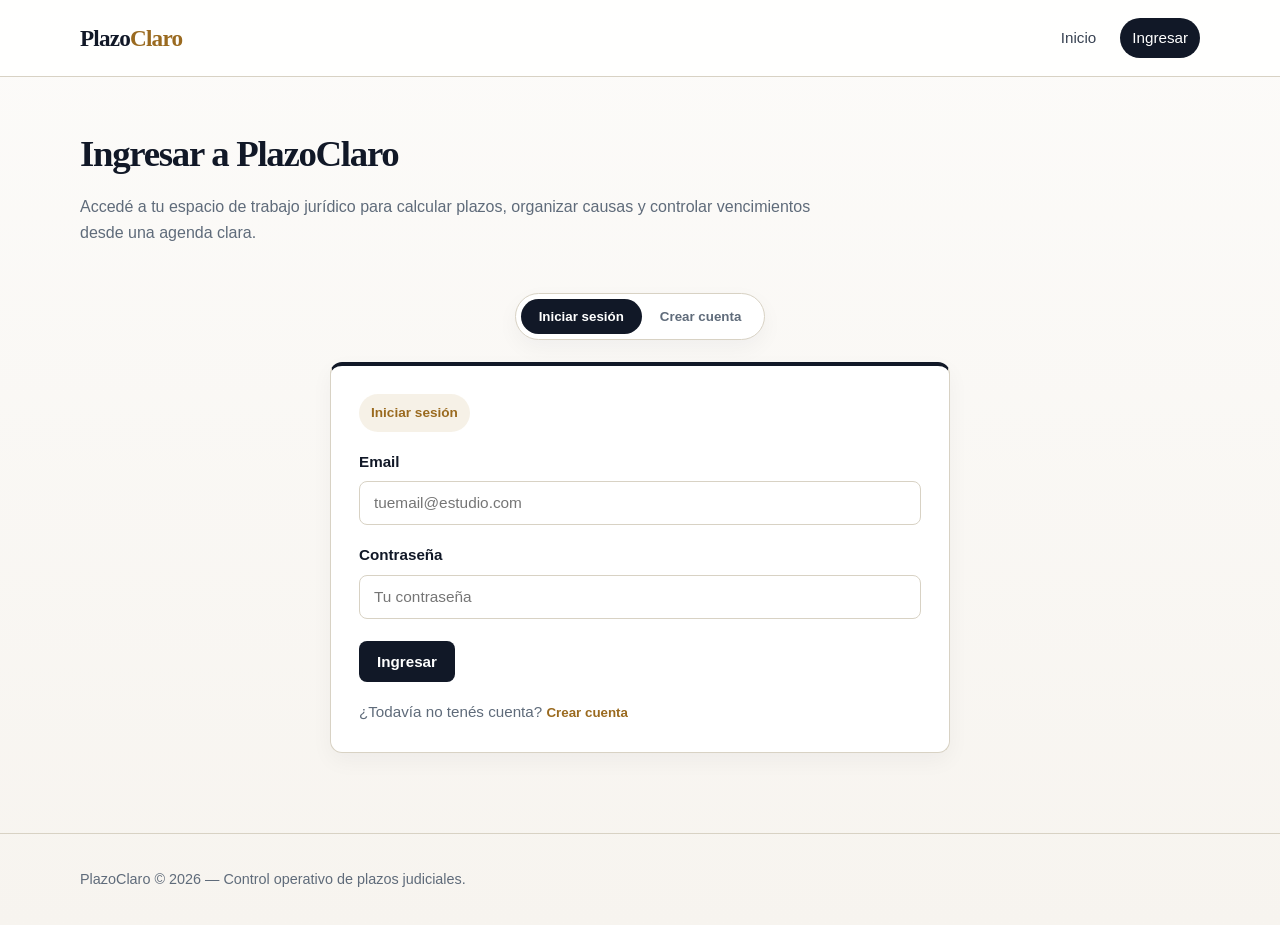
<file: dashboard.html>
<!DOCTYPE html>
<html lang="es">
<head>
  <meta charset="UTF-8" />
  <meta name="viewport" content="width=device-width, initial-scale=1.0" />
  <title>Dashboard de vencimientos | PlazoClaro</title>
  <link rel="stylesheet" href="./css/styles.css?v=57" />
</head>
<body>

  <header class="navbar">
    <div class="container navbar-content">
      <a href="./index.html" class="logo">Plazo<span>Claro</span></a>

      <nav class="nav-links">
        <a href="./index.html">Inicio</a>
        <a href="./calculator.html">Calculadora</a>
        <a href="./cases.html">Causas</a>
        <a href="./agenda.html">Agenda</a>
        <a href="./dashboard.html" class="active">Dashboard</a>
        <a href="./non-working-days.html">Días inhábiles</a>
      </nav>
    </div>
  </header> 


  <div id="dashboardConfirmModal" class="modal-backdrop hidden">
    <div class="confirm-modal">
      <div class="confirm-modal-header">
        <span class="badge">Confirmación</span>
        <h3 id="dashboardConfirmTitle">Eliminar plazo</h3>
      </div>

      <p id="dashboardConfirmMessage" class="confirm-modal-message"></p>

      <div class="confirm-modal-actions">
        <button id="dashboardConfirmCancelBtn" class="btn btn-secondary" type="button">
          Cancelar
        </button>

        <button id="dashboardConfirmAcceptBtn" class="btn btn-primary" type="button">
          Eliminar
        </button>
      </div>
    </div>
  </div>

  <main>
    <section class="page-header">
      <div class="container">
        <h1>Panel de vencimientos</h1>
        <p>
          Consultá los plazos guardados, revisá próximos vencimientos y actualizá su estado.
        </p>
      </div>
    </section>

    <section class="container dashboard-layout">
      <div class="dashboard-header">
        <div>
          <h2>Vencimientos guardados</h2>
          <p id="dashboardSummary">Cargando plazos...</p>
        </div>

        <div class="dashboard-actions">
          <a href="./calculator.html" class="btn btn-primary">Calcular nuevo plazo</a>
          <button id="refreshDeadlinesBtn" class="btn btn-secondary" type="button">
            Actualizar
          </button>
        </div>
      </div>

      <div id="dashboardMessage" class="notice hidden"></div>

      <div class="summary-grid">
        <div class="summary-card">
          <span class="summary-label">Total</span>
          <strong id="totalDeadlines">0</strong>
        </div>

        <div class="summary-card">
          <span class="summary-label">Pendientes</span>
          <strong id="pendingDeadlines">0</strong>
        </div>

        <div class="summary-card">
          <span class="summary-label">Completados</span>
          <strong id="completedDeadlines">0</strong>
        </div>

        <div class="summary-card">
          <span class="summary-label">Vencidos</span>
          <strong id="expiredDeadlines">0</strong>
        </div>  

        <div class="summary-card">
          <span class="summary-label">Próximos 7 días</span>
          <strong id="upcomingDeadlines">0</strong>
        </div> 

      </div> 


      <div class="search-bar">
        <label for="deadlineSearch">Buscar vencimiento</label>
        <input
          type="text"
          id="deadlineSearch"
          placeholder="Buscar por expediente, actuación, notas, estado o fecha..."
        />
      </div>

      <div class="filter-bar">
        <button class="filter-btn active" type="button" data-filter="all">Todos</button>
        <button class="filter-btn" type="button" data-filter="pending">Pendientes</button>
        <button class="filter-btn" type="button" data-filter="completed">Completados</button>
        <button class="filter-btn" type="button" data-filter="expired">Vencidos</button> 
        <button class="filter-btn" type="button" data-filter="upcoming">Próximos 7 días</button>
      </div> 

      <p class="field-help dashboard-operational-help">
        El Dashboard muestra solo plazos operativos. Los plazos de causas finalizadas se consultan desde la sección “Causas”, filtro “Finalizadas”.
      </p> 

      <div class="status-legend">
        <span class="status-legend-title">Leyenda:</span>

        <span class="status-legend-item">
          <span class="status-legend-badge status-legend-expired"></span>
          Vencido
        </span>

        <span class="status-legend-item">
          <span class="status-legend-badge status-legend-pending"></span>
          Pendiente
        </span>

        <span class="status-legend-item">
          <span class="status-legend-badge status-legend-completed"></span>
          Completado
        </span>

        <span class="status-legend-item">
          <span class="dashboard-case-badge dashboard-case-badge-linked">Con causa</span>
        </span>

        <span class="status-legend-item">
          <span class="dashboard-case-badge dashboard-case-badge-general">Plazo general</span>
        </span>
      </div>

      <div class="table-card">
        <table class="deadlines-table">
          <thead>
            <tr>
              <th>Expediente</th>
              <th>Actuación</th>
              <th>Notificación</th>
              <th>Inicio</th>
              <th>Vencimiento</th>
              <th>Estado</th>
              <th>Acciones</th>
            </tr>
          </thead>

          <tbody id="deadlinesTableBody">
            <tr>
              <td colspan="7">Cargando vencimientos...</td>
            </tr>
          </tbody>
        </table>
      </div>

      <!-- Panel de detalle del plazo -->
      <div id="deadlineDetailPanel" class="deadline-detail-panel hidden">
        <div class="detail-panel-header">
          <div>
            <span class="badge">Detalle del plazo</span>
            <h3 id="detailCaseName">Expediente</h3>
          </div> 

          <div class="detail-panel-actions">
            <button id="exportDetailPdfBtn" class="btn btn-primary" type="button">
              Exportar PDF
            </button>

            <button id="closeDetailBtn" class="btn btn-secondary" type="button">
              Cerrar detalle
            </button>
          </div> 

        </div>

        <div class="detail-grid">
          <div class="detail-box">
            <span>Actuación</span>
            <strong id="detailActionType">-</strong>
          </div>

          <div class="detail-box">
            <span>Fecha de notificación</span>
            <strong id="detailNotificationDate">-</strong>
          </div> 

          <div class="detail-box">
            <span>Departamento judicial</span>
            <strong id="detailDepartment">Sin departamento específico</strong>
          </div>

          <div class="detail-box">
            <span>Inicio del cómputo</span>
            <strong id="detailStartRule">-</strong>
          </div>

          <div class="detail-box">
            <span>Inicio efectivo</span>
            <strong id="detailStartDate">-</strong>
          </div>

          <div class="detail-box">
            <span>Vencimiento</span>
            <strong id="detailDeadlineDate">-</strong>
          </div>

          <div class="detail-box">
            <span>Estado</span>
            <strong id="detailStatus">-</strong>
          </div>
        </div> 


        <div id="detailCoverageWarning" class="notice hidden"></div>

        <div class="detail-section">
          <h4>Días excluidos</h4>
          <ul id="detailExcludedDays" class="detail-list"></ul>
        </div>

        <div class="detail-section">
          <h4>Observaciones</h4>
          <p id="detailNotes" class="detail-notes">-</p>
        </div> 

        <div class="detail-section">
          <h4>Historial de cambios</h4>
          <div id="detailHistory" class="history-list">
            <p class="detail-notes">Sin cambios registrados.</p>
          </div>
        </div> 
        
      </div>

      <!-- Panel de edición del plazo -->
      <div id="deadlineEditPanel" class="deadline-detail-panel hidden">
        <div class="detail-panel-header">
          <div>
            <span class="badge">Editar plazo</span>
            <h3>Modificar datos del vencimiento</h3>
          </div>

          <button id="cancelEditBtn" class="btn btn-secondary" type="button">
            Cancelar edición
          </button>
        </div>

        <form id="deadlineEditForm" class="edit-form">
          <input type="hidden" id="editDeadlineId" />

          <div class="form-group">
            <label for="editCaseName">Expediente</label>
            <input
              type="text"
              id="editCaseName"
              placeholder="Ej: Pérez c/ Gómez s/ daños"
            />
          </div>

          <div class="form-group">
            <label for="editActionType">Tipo de actuación</label>
            <select id="editActionType">
              <option value="">Seleccionar opcionalmente</option>
            </select>
            <small id="editActionTypeHint" class="field-help">
              Opcional. Al elegir una actuación, la app puede sugerir una cantidad de días editable.
            </small>
          </div>


          <div class="form-group">
            <label for="editNotificationDate">Fecha de notificación</label>
            <input type="date" id="editNotificationDate" required />
          </div>

          <div class="form-group">
            <label for="editStartRule">Inicio del cómputo</label>
            <select id="editStartRule" required>
              <option value="next_day">Al día siguiente de la notificación</option>
              <option value="same_day">El mismo día de la fecha indicada</option>
            </select>
          </div>

          <div class="form-group">
            <label for="editDaysCount">Cantidad de días</label>
            <input type="number" id="editDaysCount" min="1" required />
          </div>

          <div class="form-group">
            <label for="editDayType">Tipo de plazo</label>
            <select id="editDayType" required>
              <option value="business">Días hábiles</option>
              <option value="calendar">Días corridos</option>
            </select>
          </div>

          <div class="form-group">
            <label for="editJurisdiction">Jurisdicción</label>
            <select id="editJurisdiction" required>
              <option value="pba">Provincia de Buenos Aires</option>
              <option value="national_federal">Nacional / Federal</option>
              <option value="caba">Ciudad Autónoma de Buenos Aires</option>

              <option value="catamarca">Catamarca</option>
              <option value="chaco">Chaco</option>
              <option value="chubut">Chubut</option>
              <option value="cordoba">Córdoba</option>
              <option value="corrientes">Corrientes</option>
              <option value="entre_rios">Entre Ríos</option>
              <option value="formosa">Formosa</option>
              <option value="jujuy">Jujuy</option>
              <option value="la_pampa">La Pampa</option>
              <option value="la_rioja">La Rioja</option>
              <option value="mendoza">Mendoza</option>
              <option value="misiones">Misiones</option>
              <option value="neuquen">Neuquén</option>
              <option value="rio_negro">Río Negro</option>
              <option value="salta">Salta</option>
              <option value="san_juan">San Juan</option>
              <option value="san_luis">San Luis</option>
              <option value="santa_cruz">Santa Cruz</option>
              <option value="santa_fe">Santa Fe</option>
              <option value="santiago_del_estero">Santiago del Estero</option>
              <option value="tierra_del_fuego">Tierra del Fuego</option>
              <option value="tucuman">Tucumán</option>
            </select>
          </div>
           
          <div class="form-group" id="editDepartmentGroup">
            <label for="editDepartment">Departamento judicial</label>
            <select id="editDepartment"></select>
            <small class="field-help">
              Solo aplica para Provincia de Buenos Aires.
            </small>
          </div>

          <div class="form-group hidden" id="editCourtGroup">
            <label for="editCourt">Organismo específico</label>
            <select id="editCourt">
              <option value="">Nacional / Federal general</option>
              <option value="Tribunal Fiscal de la Nación">Tribunal Fiscal de la Nación</option>
            </select>
            <small class="field-help">
              Solo aplica para calendarios propios de organismos específicos.
            </small>
          </div>


          <div class="form-group full-width">
            <label for="editNotes">Observaciones</label>
            <textarea
              id="editNotes"
              placeholder="Notas internas, criterio utilizado o aclaraciones..."
            ></textarea>
          </div>

          <div class="result-actions full-width">
            <button type="submit" class="btn btn-primary">
              Guardar cambios
            </button>
          </div>
        </form>
      </div>
    </section>

    <section class="container">
      <div class="notice">
        <strong>Aviso:</strong>
        los vencimientos listados son orientativos y deben ser verificados por el profesional
        conforme a la normativa aplicable, resoluciones judiciales, ferias, asuetos y particularidades del expediente.
      </div>
    </section>
  </main>

  <footer class="footer">
    <div class="container">
      PlazoClaro © 2026 — Panel de control de vencimientos judiciales.
    </div>
  </footer>
  
  <script src="./js/config.js?v=1"></script>
  <script src="./js/pba-departments.js?v=1"></script>
  <script src="./js/action-types.js?v=1"></script> 
  <script src="./js/auth-guard.js?v=2"></script>
  <script src="./js/dashboard.js?v=45"></script>
</body>
</html>
</file>
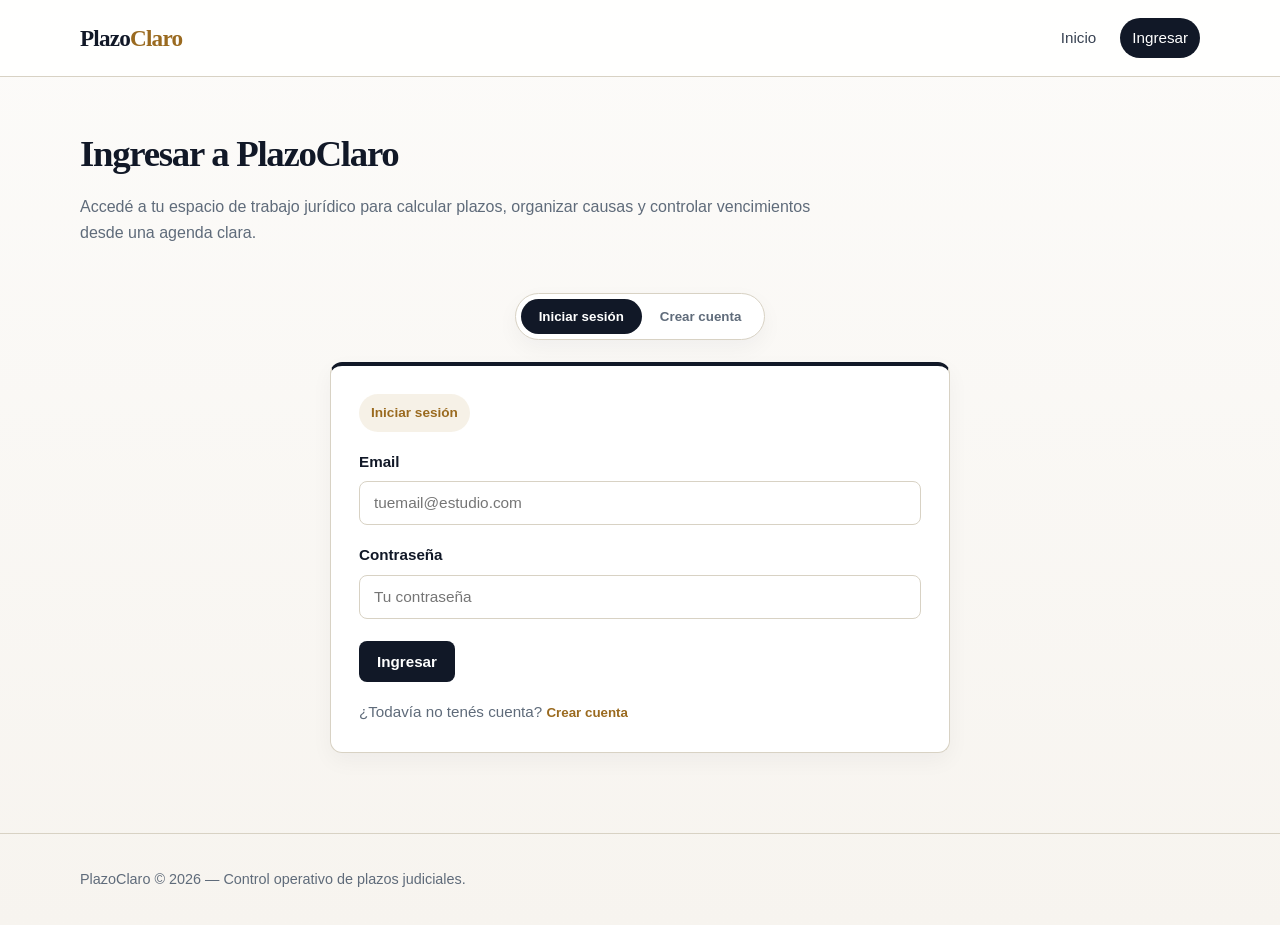
<file: non-working-days.html>
<!DOCTYPE html>
<html lang="es">
<head>
  <meta charset="UTF-8" />
  <meta name="viewport" content="width=device-width, initial-scale=1.0" />
  <title>Días inhábiles | PlazoClaro</title>
  <link rel="stylesheet" href="./css/styles.css?v=32" />
</head>
<body>

  <header class="navbar">
    <div class="container navbar-content">
      <a href="./index.html" class="logo">Plazo<span>Claro</span></a>

      <nav class="nav-links">
        <a href="./index.html">Inicio</a>
        <a href="./calculator.html">Calculadora</a>
        <a href="./cases.html">Causas</a>
        <a href="./agenda.html">Agenda</a>
        <a href="./dashboard.html">Dashboard</a>
        <a href="./non-working-days.html" class="active">Días inhábiles</a>
      </nav>
    </div>
  </header>

  <main>
    <section class="page-header">
      <div class="container">
        <h1>Administración de días inhábiles</h1>
        <p>
          Cargá, importá y verificá feriados, asuetos o días inhábiles que deben excluirse
          del cómputo de plazos hábiles.
        </p>
      </div>
    </section>

    <section class="container calculator-layout">
      <form id="nonWorkingDayForm" class="form-card">
        <span class="badge" id="nonWorkingDayFormBadge">Carga manual</span>

        <div class="form-group">
          <label for="nonWorkingDate">Fecha</label>
          <input type="date" id="nonWorkingDate" required />
        </div>

        <div class="form-group">
          <label for="reason">Motivo</label>
          <input
            type="text"
            id="reason"
            placeholder="Ej: Feriado nacional - 25 de Mayo"
            required
          />
        </div>

        <div class="form-group">
          <label for="jurisdiction">Jurisdicción</label>
          <select id="jurisdiction" required>
            <option value="pba">Provincia de Buenos Aires</option>
            <option value="national_federal">Nacional / Federal</option>
            <option value="caba">Ciudad Autónoma de Buenos Aires</option>

            <option value="catamarca">Catamarca</option>
            <option value="chaco">Chaco</option>
            <option value="chubut">Chubut</option>
            <option value="cordoba">Córdoba</option>
            <option value="corrientes">Corrientes</option>
            <option value="entre_rios">Entre Ríos</option>
            <option value="formosa">Formosa</option>
            <option value="jujuy">Jujuy</option>
            <option value="la_pampa">La Pampa</option>
            <option value="la_rioja">La Rioja</option>
            <option value="mendoza">Mendoza</option>
            <option value="misiones">Misiones</option>
            <option value="neuquen">Neuquén</option>
            <option value="rio_negro">Río Negro</option>
            <option value="salta">Salta</option>
            <option value="san_juan">San Juan</option>
            <option value="san_luis">San Luis</option>
            <option value="santa_cruz">Santa Cruz</option>
            <option value="santa_fe">Santa Fe</option>
            <option value="santiago_del_estero">Santiago del Estero</option>
            <option value="tierra_del_fuego">Tierra del Fuego</option>
            <option value="tucuman">Tucumán</option>
          </select>
        </div> 

        <div class="form-group">
          <label for="nonWorkingDayType">Tipo</label>
          <select id="nonWorkingDayType" required>
            <option value="">Seleccionar tipo</option>
            <option value="national_holiday">Feriado nacional</option>
            <option value="provincial_holiday">Feriado provincial</option>
            <option value="judicial_recess">Feria judicial</option>
            <option value="court_holiday">Asueto judicial</option>
            <option value="term_suspension">Suspensión de términos</option>
            <option value="special_non_working_day">Inhábil especial</option>
          </select>
        </div>

        <div class="form-group">
          <label for="scope">Alcance</label>
          <select id="scope" required>
            <option value="manual">General / Manual</option>
            <option value="national">Nacional</option>
            <option value="provincial">Provincial</option>
            <option value="department">Departamento judicial</option>
            <option value="locality">Localidad</option>
            <option value="court">Organismo / juzgado</option>
          </select>
        </div>

        <div class="form-group" id="departmentGroup">
          <label for="department">Departamento judicial</label>
          <select id="department"></select>
          <small class="field-help">
            Solo se usa cuando el alcance es “Departamento judicial”.
          </small>
        </div>

        <div class="form-group">
          <label for="sourceReference">Referencia / resolución</label>
          <input
            type="text"
            id="sourceReference"
            placeholder="Ej: Resolución SCBA, carga de prueba, enlace interno..."
          />
        </div>

        <div class="form-group">
          <label for="nonWorkingNotes">Notas internas</label>
          <textarea
            id="nonWorkingNotes"
            placeholder="Aclaraciones sobre el alcance, fuente o criterio utilizado..."
          ></textarea>
        </div>

        <div class="result-actions">
          <button type="submit" class="btn btn-primary" id="submitNonWorkingDayBtn">
            Guardar día inhábil
          </button>

          <button
            type="button"
            class="btn btn-secondary hidden"
            id="cancelEditNonWorkingDayBtn"
          >
            Cancelar edición
          </button>
        </div>
      </form>

      <aside class="result-card admin-only" id="adminImportPanel">
        <span class="badge">Importación automática</span>

        <h2>Calendarios y fuentes externas</h2>

        <p>
          Importá feriados nacionales y calendarios judiciales desde fuentes externas.
          Los registros quedan identificados por fuente, alcance, referencia y estado de verificación.
        </p>

        <div class="form-group">
          <label for="importYear">Año</label>
          <input type="number" id="importYear" min="2016" max="2035" value="2026" />
        </div>

        <div class="form-group">
          <label for="importJurisdiction">Jurisdicción</label>
          <select id="importJurisdiction">
            <option value="pba">Provincia de Buenos Aires</option>
            <option value="national_federal">Nacional / Federal</option>
            <option value="caba">Ciudad Autónoma de Buenos Aires</option>
            <option value="catamarca">Catamarca</option>
            <option value="chaco">Chaco</option>
            <option value="chubut">Chubut</option>
            <option value="cordoba">Córdoba</option>
            <option value="corrientes">Corrientes</option>
            <option value="entre_rios">Entre Ríos</option>
            <option value="formosa">Formosa</option>
            <option value="jujuy">Jujuy</option>
            <option value="la_pampa">La Pampa</option>
            <option value="la_rioja">La Rioja</option>
            <option value="mendoza">Mendoza</option>
            <option value="misiones">Misiones</option>
            <option value="neuquen">Neuquén</option>
            <option value="rio_negro">Río Negro</option>
            <option value="salta">Salta</option>
            <option value="san_juan">San Juan</option>
            <option value="san_luis">San Luis</option>
            <option value="santa_cruz">Santa Cruz</option>
            <option value="santa_fe">Santa Fe</option>
            <option value="santiago_del_estero">Santiago del Estero</option>
            <option value="tierra_del_fuego">Tierra del Fuego</option>
            <option value="tucuman">Tucumán</option>
          </select>
        </div>

        <button id="importNationalHolidaysBtn" class="btn btn-secondary" type="button">
          Importar feriados nacionales
        </button>

        <button id="importScbaCalendarBtn" class="btn btn-secondary" type="button">
          Importar calendario SCBA
        </button>

        <button id="importCsjnCalendarBtn" class="btn btn-secondary" type="button">
          Importar calendario CSJN
        </button>

        <button id="importTribunalFiscalCalendarBtn" class="btn btn-secondary" type="button">
          Importar calendario Tribunal Fiscal
        </button>

        <button id="importCabaCalendarBtn" class="btn btn-secondary" type="button">
          Importar calendario CABA
        </button>

        <button id="refreshNonWorkingDaysBtn" class="btn btn-secondary" type="button">
          Actualizar listado
        </button>

        <p class="result-empty" id="nonWorkingDaysSummary">
          Cargando días inhábiles...
        </p>
      </aside>
    </section>

    <section class="container dashboard-layout">
      <div id="nonWorkingDayMessage" class="notice hidden"></div>

      <div class="search-bar">
        <label>Filtrar calendario jurídico</label>

        <div class="calendar-filter-grid">
          <div class="form-group">
            <label for="filterYear">Año</label>
            <input type="number" id="filterYear" min="2016" max="2035" value="2026" />
          </div>

          <div class="form-group">
            <label for="filterJurisdiction">Jurisdicción</label>
            <select id="filterJurisdiction">
              <option value="pba">Provincia de Buenos Aires</option>
              <option value="national_federal">Nacional / Federal</option>
              <option value="caba">Ciudad Autónoma de Buenos Aires</option>

              <option value="catamarca">Catamarca</option>
              <option value="chaco">Chaco</option>
              <option value="chubut">Chubut</option>
              <option value="cordoba">Córdoba</option>
              <option value="corrientes">Corrientes</option>
              <option value="entre_rios">Entre Ríos</option>
              <option value="formosa">Formosa</option>
              <option value="jujuy">Jujuy</option>
              <option value="la_pampa">La Pampa</option>
              <option value="la_rioja">La Rioja</option>
              <option value="mendoza">Mendoza</option>
              <option value="misiones">Misiones</option>
              <option value="neuquen">Neuquén</option>
              <option value="rio_negro">Río Negro</option>
              <option value="salta">Salta</option>
              <option value="san_juan">San Juan</option>
              <option value="san_luis">San Luis</option>
              <option value="santa_cruz">Santa Cruz</option>
              <option value="santa_fe">Santa Fe</option>
              <option value="santiago_del_estero">Santiago del Estero</option>
              <option value="tierra_del_fuego">Tierra del Fuego</option>
              <option value="tucuman">Tucumán</option>
            </select>
          </div>

          <div class="form-group">
            <label for="filterType">Tipo</label>
            <select id="filterType">
              <option value="">Todos</option>
              <option value="national_holiday">Feriado nacional</option>
              <option value="provincial_holiday">Feriado provincial</option>
              <option value="judicial_recess">Feria judicial</option>
              <option value="court_holiday">Asueto judicial</option>
              <option value="term_suspension">Suspensión de términos</option>
              <option value="special_non_working_day">Inhábil especial</option>
              <option value="holiday">Feriado</option>
            </select>
          </div> 


          <div class="form-group">
            <label for="filterScope">Alcance</label>
            <select id="filterScope">
              <option value="">Todos</option>
              <option value="national">Nacional</option>
              <option value="provincial">Provincial</option>
              <option value="department">Departamento judicial</option>
              <option value="locality">Localidad</option>
              <option value="court">Organismo / juzgado</option>
              <option value="manual">General / Manual</option>
            </select>
          </div>

          <div class="form-group" id="filterDepartmentGroup">
            <label for="filterDepartment">Departamento judicial</label>
            <select id="filterDepartment"></select>
          </div>


          <div class="form-group">
            <label for="filterSource">Fuente</label>
            <select id="filterSource">
              <option value="">Todas</option>
              <option value="manual">Manual</option>
              <option value="argentina_datos">ArgentinaDatos</option>
              <option value="scba">SCBA</option>
              <option value="csjn">CSJN</option> 
              <option value="tribunal_fiscal">Tribunal Fiscal</option> 
              <option value="caba">CABA</option>
            </select>
          </div>

          <div class="form-group">
            <label for="filterVerified">Verificación</label>
            <select id="filterVerified">
              <option value="">Todos</option>
              <option value="true">Verificados</option>
              <option value="false">Pendientes</option>
            </select>
          </div>

          <div class="form-group">
            <label for="filterActive">Estado</label>
            <select id="filterActive">
              <option value="">Todos</option>
              <option value="true">Activos</option>
              <option value="false">Inactivos</option>
            </select>
          </div>
        </div>

        <div class="result-actions">
          <button id="applyNonWorkingDayFiltersBtn" class="btn btn-primary" type="button">
            Aplicar filtros
          </button>

          <button id="clearNonWorkingDayFiltersBtn" class="btn btn-secondary" type="button">
            Limpiar filtros
          </button>
        </div>
      </div> 


      <div class="non-working-summary-panel">
        <div class="non-working-summary-header">
          <div>
            <span class="badge">Resumen</span>
            <h2>Estado del calendario jurídico</h2>
            <p>
              Controlá rápidamente cuántos días inhábiles están cargados, verificados
              o pendientes de revisión.
            </p>
          </div>

          <div class="non-working-summary-actions">
            <button id="showPendingVerificationBtn" class="btn btn-secondary" type="button">
              Ver pendientes de verificación
            </button>

            <button id="verifyVisiblePendingDaysBtn" class="btn btn-secondary" type="button">
              Verificar pendientes visibles
            </button>

            <button id="showAllNonWorkingDaysBtn" class="btn btn-secondary" type="button">
              Ver calendario completo
            </button>
          </div>
        </div> 


        <div class="source-status-panel">
          <div class="source-status-header">
            <div>
              <span class="badge">Fuentes</span>
              <h2>Estado global de fuentes del calendario</h2>
              <p>
                Revisá qué fuentes están cargadas para el año seleccionado en todas las jurisdicciones,
                cuántos registros aportan y cuántos están pendientes de verificación.
              </p>
            </div>

            <button id="refreshSourceStatusBtn" class="btn btn-secondary" type="button">
              Actualizar estado de fuentes
            </button>
          </div>

          <div class="source-status-table-wrapper">
            <table class="source-status-table">
              <thead>
                <tr>
                <th>Fuente</th>
                <th>Jurisdicción</th>
                <th>Total</th>
                <th>Verificados</th>
                <th>Pendientes</th>
                <th>Activos</th>
                <th>Inactivos</th>
                <th>Período</th>
                <th>Acción</th>
              </tr>
              </thead>

              <tbody id="sourceStatusTableBody">
                <tr>
                  <td colspan="9">Cargando estado de fuentes...</td>
                </tr>
              </tbody>
            </table>
          </div>
        </div>

        <div class="summary-grid non-working-summary-grid">
          <div class="summary-card">
            <span>Total de días inhábiles</span>
            <strong id="totalNonWorkingDays">0</strong>
          </div>

          <div class="summary-card">
            <span>Pendientes de verificación</span>
            <strong id="pendingVerificationDays">0</strong>
          </div>

          <div class="summary-card">
            <span>Verificados</span>
            <strong id="verifiedNonWorkingDays">0</strong>
          </div>

          <div class="summary-card">
            <span>Importados automáticamente</span>
            <strong id="automaticNonWorkingDays">0</strong>
          </div>
        </div>
      </div>

      <div class="table-scroll-top" id="nonWorkingDaysTopScroll">
        <div id="nonWorkingDaysTopScrollInner"></div>
      </div>

      <div class="table-card non-working-days-table-card" id="nonWorkingDaysTableScroll">
        <table class="deadlines-table">
          <thead>
            <tr>
              <th>Fecha</th>
              <th>Motivo</th>
              <th>Jurisdicción</th>
              <th>Tipo</th>
              <th>Alcance</th>
              <th>Departamento</th>
              <th>Fuente</th>
              <th>Referencia</th>
              <th>Verificado</th>
              <th>Activo</th>
              <th>Acciones</th>
            </tr>
          </thead>

          <tbody id="nonWorkingDaysTableBody">
            <tr>
              <td colspan="11">Cargando días inhábiles...</td>
            </tr>
          </tbody>
        </table>
      </div>
    </section> 

    <div id="nonWorkingDayHistoryPanel" class="deadline-detail-panel hidden">
      <div class="detail-panel-header">
        <div>
          <span class="badge">Historial</span>
          <h3 id="historyPanelTitle">Historial de cambios</h3>
        </div>

        <button id="closeNonWorkingDayHistoryBtn" class="btn btn-secondary" type="button">
          Cerrar historial
        </button>
      </div>

      <div id="nonWorkingDayHistoryContent" class="history-list">
        Sin cambios registrados.
      </div>
    </div>

    <section class="container">
      <div class="notice">
        <strong>Aviso:</strong>
        los días cargados en esta sección son utilizados por el motor de cálculo para excluir fechas
        en plazos hábiles. La carga e importación deben ser verificadas conforme a fuentes oficiales,
        normativa aplicable, jurisdicción, ferias, asuetos y resoluciones judiciales.
      </div>
    </section>
  </main>

  <footer class="footer">
    <div class="container">
      PlazoClaro © 2026 — Administración de calendarios judiciales.
    </div>
  </footer> 

  <script src="./js/config.js?v=1"></script>
  <script src="./js/pba-departments.js?v=1"></script> 
  <script src="./js/auth-guard.js?v=2"></script>
  <script src="./js/non-working-days.js?v=61"></script> 
  <script>
    (function revealAdminImportPanel() {
      // Ajustá esta lectura según cómo auth-guard.js guarda el usuario logueado
      // (localStorage, sessionStorage, o una función tipo getCurrentUser()).
      let currentUser = null;
      try {
        currentUser = JSON.parse(localStorage.getItem("plazoclaro_user") || "null");
      } catch (e) {
        currentUser = null;
      }

      const isAdmin = currentUser && currentUser.role === "admin";
      const panel = document.getElementById("adminImportPanel");

      if (panel && isAdmin) {
        panel.classList.remove("admin-only");
      }
    })();
</script>
</body>
</html>
</file>
<file: css/styles.css>
:root {
  /* Paleta final (antes vivía repartida en dos bloques :root distintos) */
  --color-primary: #111827;
  --color-secondary: #9A6A1F;
  --color-bg: #F7F4EF;
  --color-card: #FFFFFF;
  --color-text: #1F2933;
  --color-muted: #5F6B7A;
  --color-border: #D8D2C4;
  --color-success: #166534;
  --color-warning: #D97706;
  --color-danger: #B91C1C;

  /* Tipografía */
  --font-serif: Georgia, "Times New Roman", serif;
  --font-sans: "Inter", Arial, sans-serif;

  /* Radios reutilizables (antes 7px/8px/9px/12px sueltos por todos lados) */
  --radius-sm: 8px;
  --radius-md: 12px;
  --radius-lg: 18px;
  --radius-pill: 999px;
}

* {
  box-sizing: border-box;
  margin: 0;
  padding: 0;
}

body {
  font-family: "Inter", Arial, sans-serif;
  background: var(--color-bg);
  color: var(--color-text);
  line-height: 1.6;
}

a {
  text-decoration: none;
  color: inherit;
}

.container {
  width: min(1120px, 92%);
  margin: 0 auto;
}

.navbar {
  background: var(--color-card);
  border-bottom: 1px solid var(--color-border);
  padding: 18px 0;
}

.navbar-content {
  display: flex;
  align-items: center;
  justify-content: space-between;
}

.logo {
  font-size: 1.35rem;
  font-weight: 800;
  color: var(--color-primary);
  letter-spacing: -0.03em;
}

.logo span {
  color: var(--color-secondary);
}

.nav-links {
  display: flex;
  gap: 24px;
  align-items: center;
}

.nav-links a {
  font-size: 0.95rem;
  color: var(--color-muted);
  font-weight: 500;
}

.nav-links a:hover {
  color: var(--color-primary);
}

.btn {
  display: inline-flex;
  align-items: center;
  justify-content: center;
  padding: 12px 18px;
  border-radius: 10px;
  border: none;
  cursor: pointer;
  font-weight: 700;
  font-size: 0.95rem;
  transition: 0.2s ease;
}

.btn-primary {
  background: var(--color-primary);
  color: white;
}

.btn-primary:hover {
  background: #020617;
}

.btn-secondary {
  background: white;
  color: var(--color-primary);
  border: 1px solid var(--color-border);
}

.btn-secondary:hover {
  border-color: var(--color-secondary);
  color: var(--color-secondary);
}

.hero {
  padding: 80px 0;
}

.hero-grid {
  display: grid;
  grid-template-columns: 1.1fr 0.9fr;
  gap: 48px;
  align-items: center;
}

.badge {
  display: inline-block;
  background: rgba(176, 137, 59, 0.12);
  color: var(--color-secondary);
  padding: 8px 12px;
  border-radius: 999px;
  font-size: 0.85rem;
  font-weight: 700;
  margin-bottom: 18px;
}

.hero h1 {
  font-size: clamp(2.2rem, 5vw, 4rem);
  line-height: 1.05;
  letter-spacing: -0.05em;
  color: var(--color-primary);
  margin-bottom: 22px;
}

.hero p {
  font-size: 1.1rem;
  color: var(--color-muted);
  max-width: 620px;
  margin-bottom: 28px;
}

.hero-actions {
  display: flex;
  gap: 14px;
  flex-wrap: wrap;
}

.hero-card {
  background: var(--color-card);
  border: 1px solid var(--color-border);
  border-radius: 22px;
  padding: 28px;
  box-shadow: 0 18px 45px rgba(15, 23, 42, 0.08);
}

.hero-card h3 {
  color: var(--color-primary);
  font-size: 1.25rem;
  margin-bottom: 18px;
}

.deadline-preview {
  display: grid;
  gap: 14px;
}

.preview-row {
  display: flex;
  justify-content: space-between;
  gap: 14px;
  border-bottom: 1px solid var(--color-border);
  padding-bottom: 12px;
}

.preview-row:last-child {
  border-bottom: none;
  padding-bottom: 0;
}

.preview-label {
  color: var(--color-muted);
  font-size: 0.92rem;
}

.preview-value {
  font-weight: 700;
  color: var(--color-primary);
  text-align: right;
}

.status-warning {
  color: var(--color-warning);
}

.section {
  padding: 64px 0;
}

.section-kicker {
  display: inline-block;
  color: var(--color-secondary);
  font-weight: 800;
  font-size: 0.82rem;
  text-transform: uppercase;
  letter-spacing: 0.08em;
  margin-bottom: 10px;
}

.section-title {
  font-size: 2rem;
  color: var(--color-primary);
  letter-spacing: -0.04em;
  margin-bottom: 12px;
}

.section-subtitle {
  color: var(--color-muted);
  max-width: 680px;
  margin-bottom: 32px;
}

.cards-grid {
  display: grid;
  grid-template-columns: repeat(3, 1fr);
  gap: 22px;
}

.card {
  background: var(--color-card);
  border: 1px solid var(--color-border);
  border-radius: 18px;
  padding: 24px;
}

.card-number {
  width: 34px;
  height: 34px;
  border-radius: 50%;
  background: var(--color-primary);
  color: white;
  display: flex;
  align-items: center;
  justify-content: center;
  font-weight: 800;
  margin-bottom: 16px;
}

.card h3 {
  color: var(--color-primary);
  margin-bottom: 10px;
}

.card p {
  color: var(--color-muted);
  font-size: 0.96rem;
}

.notice {
  background: #FFFBEB;
  border: 1px solid #FDE68A;
  color: #92400E;
  border-radius: 16px;
  padding: 18px;
  font-size: 0.95rem;
}

.footer {
  padding: 34px 0;
  border-top: 1px solid var(--color-border);
  color: var(--color-muted);
  font-size: 0.9rem;
}

/* Calculator */

.page-header {
  padding: 48px 0 24px;
}

.page-header h1 {
  font-size: 2.3rem;
  color: var(--color-primary);
  letter-spacing: -0.04em;
  margin-bottom: 10px;
}

.page-header p {
  color: var(--color-muted);
  max-width: 760px;
}

.calculator-layout {
  display: grid;
  grid-template-columns: 1fr 0.9fr;
  gap: 28px;
  align-items: start;
  padding: 24px 0 70px;
}

.form-card,
.result-card {
  background: var(--color-card);
  border: 1px solid var(--color-border);
  border-radius: 20px;
  padding: 28px;
  box-shadow: 0 12px 35px rgba(15, 23, 42, 0.05);
}

.form-group {
  margin-bottom: 18px;
}

label {
  display: block;
  font-weight: 700;
  color: var(--color-primary);
  margin-bottom: 7px;
  font-size: 0.95rem;
}

input,
select,
textarea {
  width: 100%;
  border: 1px solid var(--color-border);
  border-radius: 12px;
  padding: 12px 14px;
  font-size: 0.96rem;
  outline: none;
  background: white;
  color: var(--color-text);
}

input:focus,
select:focus,
textarea:focus {
  border-color: var(--color-secondary);
  box-shadow: 0 0 0 3px rgba(176, 137, 59, 0.15);
}

textarea {
  min-height: 90px;
  resize: vertical;
}

.result-empty {
  color: var(--color-muted);
}

.result-date {
  font-size: 2rem;
  color: var(--color-primary);
  font-weight: 800;
  margin: 12px 0;
}

.result-detail {
  margin-top: 20px;
  display: grid;
  gap: 10px;
}

.detail-item {
  padding: 12px;
  border-radius: 12px;
  background: var(--color-bg);
  border: 1px solid var(--color-border);
  color: var(--color-muted);
  font-size: 0.95rem;
}

.result-actions {
  display: flex;
  gap: 12px;
  margin-top: 22px;
  flex-wrap: wrap;
}

.hidden {
  display: none !important;
}

/* Se aplica desde JS (auth-guard / non-working-days.js) al panel de
   "Calendarios y fuentes externas" cuando el usuario logueado no es admin. */
.admin-only {
  display: none !important;
}

@media (max-width: 880px) {
  .hero-grid,
  .calculator-layout {
    grid-template-columns: 1fr;
  }

  .cards-grid {
    grid-template-columns: 1fr;
  }

  .nav-links {
    display: none;
  }

  .hero {
    padding: 54px 0;
  }
}

/* Dashboard */

.dashboard-layout {
  padding: 24px 0 70px;
}

.dashboard-header {
  display: flex;
  align-items: center;
  justify-content: space-between;
  gap: 22px;
  margin-bottom: 24px;
}

.dashboard-header h2 {
  color: var(--color-primary);
  font-size: 1.6rem;
  margin-bottom: 6px;
}

.dashboard-header p {
  color: var(--color-muted);
}

.dashboard-actions {
  display: flex;
  gap: 12px;
  flex-wrap: wrap;
}

.table-card {
  background: var(--color-card);
  border: 1px solid var(--color-border);
  border-radius: 20px;
  overflow-x: auto;
  box-shadow: 0 12px 35px rgba(15, 23, 42, 0.05);
}

.deadlines-table {
  width: 100%;
  border-collapse: collapse;
  min-width: 850px;
}

.deadlines-table th,
.deadlines-table td {
  padding: 16px;
  text-align: left;
  border-bottom: 1px solid var(--color-border);
  font-size: 0.95rem;
}

.deadlines-table th {
  background: #F1F5F9;
  color: var(--color-primary);
  font-weight: 800;
}

.deadlines-table td {
  color: var(--color-text);
}

.deadlines-table tr:last-child td {
  border-bottom: none;
}

.status-badge {
  display: inline-flex;
  padding: 6px 10px;
  border-radius: 999px;
  font-size: 0.82rem;
  font-weight: 800;
}

.status-pending {
  background: #FEF3C7;
  color: #92400E;
}

.status-completed {
  background: #DCFCE7;
  color: #166534;
}

.status-expired {
  background: #FEE2E2;
  color: #991B1B;
}

.table-actions {
  display: flex;
  gap: 8px;
  flex-wrap: wrap;
}

/* Botones chicos de acción: sistema de 3 tonos.
   Antes había 5 colores sólidos (violeta/azul/verde/amarillo/rojo) del mismo peso
   visual compitiendo entre sí en cada fila. Ahora todos arrancan neutros
   (blanco + borde) y el color solo aparece con intención en el hover o como
   acento sutil de borde, para que la jerarquía la den la posición y el texto,
   no un semáforo de colores. Las clases .btn-detail / .btn-edit / .btn-complete /
   .btn-pending / .btn-delete se mantienen (las usa el JS existente); solo cambia
   su estilo. */

.btn-small {
  border: 1px solid var(--color-border);
  background: #FFFFFF;
  color: var(--color-primary);
  border-radius: var(--radius-sm);
  padding: 8px 10px;
  cursor: pointer;
  font-weight: 700;
  font-size: 0.82rem;
  transition: all 0.15s ease;
}

.btn-detail,
.btn-edit,
.btn-pending {
  background: #FFFFFF;
  color: var(--color-primary);
  border-color: var(--color-border);
}

.btn-detail:hover,
.btn-edit:hover,
.btn-pending:hover {
  border-color: var(--color-primary);
  background: #F8FAFC;
}

.btn-complete {
  background: #FFFFFF;
  color: var(--color-success);
  border-color: #BBDFBB;
}

.btn-complete:hover {
  background: #F0FDF4;
}

.btn-delete {
  background: #FFFFFF;
  color: var(--color-muted);
  border-color: var(--color-border);
}

.btn-delete:hover {
  color: var(--color-danger);
  border-color: #FECACA;
  background: #FEF2F2;
}

@media (max-width: 880px) {
  .dashboard-header {
    flex-direction: column;
    align-items: flex-start;
  }
} 


/* Dashboard summary and filters */

.summary-grid {
  display: grid;
  grid-template-columns: repeat(auto-fit, minmax(150px, 1fr));
  gap: 18px;
  margin-bottom: 22px;
}

.summary-card {
  background: var(--color-card);
  border: 1px solid var(--color-border);
  border-radius: 18px;
  padding: 20px;
  box-shadow: 0 12px 35px rgba(15, 23, 42, 0.04);
}

.summary-label {
  display: block;
  color: var(--color-muted);
  font-size: 0.9rem;
  font-weight: 700;
  margin-bottom: 8px;
}

.summary-card strong {
  color: var(--color-primary);
  font-size: 2rem;
  line-height: 1;
}

.filter-bar {
  display: flex;
  gap: 10px;
  flex-wrap: wrap;
  margin-bottom: 22px;
}

.filter-btn {
  border: 1px solid var(--color-border);
  background: white;
  color: var(--color-muted);
  border-radius: 999px;
  padding: 9px 14px;
  font-weight: 800;
  cursor: pointer;
}

.filter-btn.active {
  background: var(--color-primary);
  color: white;
  border-color: var(--color-primary);
}

.filter-btn:hover {
  border-color: var(--color-secondary);
  color: var(--color-secondary);
}

.filter-btn.active:hover {
  color: white;
}

/* Legal visual identity refinement */

body {
  background:
    linear-gradient(180deg, rgba(255,255,255,0.65), rgba(247,244,239,1)),
    var(--color-bg);
}

.logo,
h1,
h2,
.section-title,
.page-header h1 {
  font-family: var(--font-serif);
  letter-spacing: -0.035em;
}

.logo {
  font-size: 1.45rem;
  font-weight: 800;
}

.logo span {
  color: var(--color-secondary);
}

.navbar {
  background: rgba(255, 255, 255, 0.92);
  border-bottom: 1px solid var(--color-border);
}

.nav-links a {
  color: #374151;
}

.nav-links a:hover {
  color: var(--color-secondary);
}

.form-card,
.result-card,
.hero-card,
.card,
.table-card,
.summary-card {
  border-radius: 12px;
  border: 1px solid var(--color-border);
  box-shadow: 0 8px 22px rgba(17, 24, 39, 0.045);
}

.form-card,
.result-card,
.table-card {
  border-top: 4px solid var(--color-primary);
}

.summary-card {
  border-top: 3px solid var(--color-secondary);
}

.btn {
  border-radius: 8px;
  font-weight: 800;
}

.btn-primary {
  background: var(--color-primary);
}

.btn-primary:hover {
  background: #000000;
}

.btn-secondary {
  background: #FFFFFF;
  border: 1px solid var(--color-border);
}

.btn-secondary:hover {
  border-color: var(--color-secondary);
  color: var(--color-secondary);
}

input,
select,
textarea {
  border-radius: 8px;
  border-color: var(--color-border);
}

input:focus,
select:focus,
textarea:focus {
  border-color: var(--color-secondary);
  box-shadow: 0 0 0 3px rgba(154, 106, 31, 0.14);
}

.notice {
  border-radius: 10px;
  background: #FFF8E7;
  border: 1px solid #E7C873;
  color: #6B4E16;
}

.status-badge,
.filter-btn,
.btn-small {
  border-radius: 7px;
}

.deadlines-table th {
  background: #EFEAE1;
  color: var(--color-primary);
  text-transform: uppercase;
  font-size: 0.78rem;
  letter-spacing: 0.04em;
}

.deadlines-table td {
  background: #FFFFFF;
}

.result-date {
  font-family: var(--font-serif);
  color: var(--color-primary);
} 


/* Deadline detail panel */

.deadline-detail-panel {
  margin-top: 26px;
  background: var(--color-card);
  border: 1px solid var(--color-border);
  border-top: 4px solid var(--color-primary);
  border-radius: 12px;
  padding: 24px;
  box-shadow: 0 8px 22px rgba(17, 24, 39, 0.045);
}

.detail-panel-header {
  display: flex;
  align-items: flex-start;
  justify-content: space-between;
  gap: 18px;
  margin-bottom: 22px;
}

.detail-panel-header h3 {
  color: var(--color-primary);
  font-family: var(--font-serif);
  font-size: 1.6rem;
  margin-top: 8px;
}

.detail-grid {
  display: grid;
  grid-template-columns: repeat(3, 1fr);
  gap: 14px;
  margin-bottom: 22px;
}

.detail-box {
  background: var(--color-bg);
  border: 1px solid var(--color-border);
  border-radius: 10px;
  padding: 14px;
}

.detail-box span {
  display: block;
  color: var(--color-muted);
  font-size: 0.82rem;
  font-weight: 800;
  margin-bottom: 6px;
  text-transform: uppercase;
  letter-spacing: 0.04em;
}

.detail-box strong {
  color: var(--color-primary);
  font-size: 0.98rem;
}

.detail-section {
  border-top: 1px solid var(--color-border);
  padding-top: 18px;
  margin-top: 18px;
}

.detail-section h4 {
  color: var(--color-primary);
  margin-bottom: 10px;
}

.detail-list {
  padding-left: 20px;
  color: var(--color-text);
}

.detail-list li {
  margin-bottom: 6px;
}

.detail-notes {
  color: var(--color-muted);
  background: var(--color-bg);
  border: 1px solid var(--color-border);
  border-radius: 10px;
  padding: 14px;
}

@media (max-width: 880px) {
  .detail-panel-header {
    flex-direction: column;
  }

  .detail-grid {
    grid-template-columns: 1fr;
  }
} 


/* Deadline edit form */

.edit-form {
  display: grid;
  grid-template-columns: repeat(2, 1fr);
  gap: 18px;
}

.edit-form .full-width {
  grid-column: 1 / -1;
}

@media (max-width: 880px) {
  .edit-form {
    grid-template-columns: 1fr;
  }
} 


/* Dashboard search */

.search-bar {
  background: var(--color-card);
  border: 1px solid var(--color-border);
  border-radius: 12px;
  padding: 18px;
  margin-bottom: 18px;
  box-shadow: 0 8px 22px rgba(17, 24, 39, 0.035);
}

.search-bar label {
  margin-bottom: 8px;
}

.search-bar input {
  max-width: 560px;
} 


/* Deadline urgency badges */

.urgency-badge {
  display: inline-flex;
  margin-top: 6px;
  padding: 5px 8px;
  border-radius: 7px;
  font-size: 0.75rem;
  font-weight: 800;
  line-height: 1;
}

.urgency-expired {
  background: #FEE2E2;
  color: #991B1B;
}

.urgency-today {
  background: #FDE68A;
  color: #78350F;
}

.urgency-tomorrow {
  background: #FFEDD5;
  color: #9A3412;
}

.urgency-upcoming {
  background: #DBEAFE;
  color: #1E3A8A;
}

.urgency-later {
  background: #E5E7EB;
  color: #374151;
} 


/* Deadline history */

.history-list {
  max-width: 1100px;
}

.history-item {
  background: var(--color-bg);
  border: 1px solid var(--color-border);
  border-radius: 10px;
  padding: 16px;
}

.history-header {
  display: flex;
  justify-content: space-between;
  gap: 12px;
  margin-bottom: 14px;
}

.history-header strong {
  color: var(--color-primary);
}

.history-header span {
  background: #EDE9FE;
  color: #4C1D95;
  border-radius: 7px;
  padding: 5px 8px;
  font-size: 0.78rem;
  font-weight: 800;
}

.history-grid {
  display: grid;
  grid-template-columns: repeat(2, 1fr);
  gap: 12px;
}

.history-grid div,
.history-notes {
  background: #FFFFFF;
  border: 1px solid var(--color-border);
  border-radius: 8px;
  padding: 10px;
}

.history-grid span,
.history-notes span {
  display: block;
  color: var(--color-muted);
  font-size: 0.78rem;
  font-weight: 800;
  text-transform: uppercase;
  letter-spacing: 0.04em;
  margin-bottom: 4px;
}

.history-grid strong {
  color: var(--color-primary);
}

.history-notes {
  margin-top: 12px;
}

.history-notes p {
  color: var(--color-muted);
}

@media (max-width: 700px) {
  .history-grid {
    grid-template-columns: 1fr;
  }

  .history-header {
    flex-direction: column;
  }
} 

/* Non working days import */

.result-card .form-group {
  margin-top: 16px;
}

.result-card .result-empty + .form-group {
  margin-top: 22px;
} 

/* Grilla de filtros de agenda (clase usada en agenda.html, faltaba en el CSS) */

.filters-grid {
  display: grid;
  grid-template-columns: repeat(3, minmax(0, 1fr));
  gap: 18px;
  margin-bottom: 22px;
}

@media (max-width: 880px) {
  .filters-grid {
    grid-template-columns: 1fr;
  }
}

/* Calendar filters */

.calendar-filter-grid {
  display: grid;
  grid-template-columns: repeat(auto-fit, minmax(190px, 1fr));
  gap: 14px;
  margin-top: 14px;
}

.calendar-filter-grid .form-group {
  min-width: 0;
}

.calendar-filter-grid select,
.calendar-filter-grid input {
  width: 100%;
}

@media (max-width: 1080px) {
  .calendar-filter-grid {
    grid-template-columns: repeat(3, 1fr);
  }
}

@media (max-width: 880px) {
  .calendar-filter-grid {
    grid-template-columns: repeat(2, 1fr);
  }
}

@media (max-width: 560px) {
  .calendar-filter-grid {
    grid-template-columns: 1fr;
  }
} 


/* Tabla de días inhábiles: versión compacta con scroll propio */

.table-scroll-top {
  overflow-x: auto;
  overflow-y: hidden;
  height: 14px;
  margin-bottom: 8px;
  border: 1px solid #D8D2C4;
  border-radius: 8px;
  background: #FAFAF8;
}

.table-scroll-top div {
  height: 1px;
}

/* Contenedor de la tabla: tiene scroll horizontal y vertical propio */
.non-working-days-table-card {
  overflow: auto;
  width: 100%;
  max-height: 620px;
  border-radius: 12px;
}

/* Encabezado fijo al scrollear verticalmente dentro de la tabla */
.non-working-days-table-card thead th {
  position: sticky;
  top: 0;
  z-index: 2;
}

/* Celdas más chicas */
.non-working-days-table-card th,
.non-working-days-table-card td {
  padding: 12px 11px;
  font-size: 0.88rem;
  vertical-align: top;
}

/* Motivo y referencia pueden ocupar varias líneas; el resto no se parte */
.non-working-days-table-card th:nth-child(2),
.non-working-days-table-card td:nth-child(2) {
  white-space: normal;
}

.non-working-days-table-card th:nth-child(8),
.non-working-days-table-card td:nth-child(8) {
  white-space: normal;
}

/* Acciones más compactas */
.non-working-days-table-card .table-actions {
  display: flex;
  gap: 5px;
  flex-wrap: wrap;
  min-width: 170px;
}

.non-working-days-table-card .btn-small {
  padding: 7px 9px;
  font-size: 0.78rem;
} 


/* Modo edición de días inhábiles */

.form-card.editing-mode {
  border-top-color: var(--color-secondary);
  box-shadow: 0 12px 32px rgba(154, 106, 31, 0.14);
}

.form-card.editing-mode .badge {
  background: rgba(154, 106, 31, 0.18);
  color: var(--color-secondary);
} 


.history-changes {
  display: grid;
  gap: 10px;
}

.history-change-row {
  background: #FFFFFF;
  border: 1px solid var(--color-border);
  border-radius: 8px;
  padding: 10px;
}

.history-change-row strong {
  display: block;
  color: var(--color-primary);
  margin-bottom: 6px;
}

.history-before {
  color: var(--color-danger);
  font-weight: 700;
}

.history-after {
  color: var(--color-success);
  font-weight: 700;
}

.history-arrow {
  margin: 0 8px;
  color: var(--color-muted);
} 

.history-item {
  max-width: 100%;
}

.history-change-row {
  max-width: 900px;
}

.history-change-row div {
  display: flex;
  align-items: center;
  gap: 8px;
  flex-wrap: wrap;
}

.history-before,
.history-after {
  word-break: break-word;
} 


/* Historial de días inhábiles: panel más cómodo */

#nonWorkingDayHistoryPanel {
  max-width: 1180px;
  margin-left: auto;
  margin-right: auto;
}

#nonWorkingDayHistoryPanel .history-list {
  max-width: 100%;
}

#nonWorkingDayHistoryPanel .history-item {
  max-width: 100%;
}

#nonWorkingDayHistoryPanel .history-change-row {
  max-width: 100%;
}

#nonWorkingDayHistoryPanel .history-header {
  align-items: center;
}

#nonWorkingDayHistoryPanel .history-change-row div {
  font-size: 0.9rem;
} 


/* Días excluidos enriquecidos */

.excluded-days-list {
  display: grid;
  gap: 12px;
  margin-top: 12px;
}

.excluded-day-card {
  background: #FFFFFF;
  border: 1px solid var(--color-border);
  border-radius: 10px;
  padding: 14px;
}

.excluded-day-card strong {
  color: var(--color-primary);
}

.excluded-day-card p {
  margin-top: 8px;
  color: var(--color-muted);
  font-size: 0.92rem;
}

.excluded-day-meta {
  display: flex;
  gap: 8px;
  flex-wrap: wrap;
  margin-top: 10px;
}

.excluded-day-meta span {
  background: var(--color-bg);
  border: 1px solid var(--color-border);
  color: var(--color-muted);
  border-radius: 999px;
  padding: 5px 9px;
  font-size: 0.78rem;
  font-weight: 800;
} 

/* Advertencias por días inhábiles no verificados */

.verification-warning {
  background: #FFF8E7;
  border: 1px solid #E7C873;
  color: #6B4E16;
  border-radius: 10px;
  padding: 12px 14px;
  margin-bottom: 12px;
  font-size: 0.92rem;
}

.verification-warning strong {
  color: #92400E;
} 


/* Resumen de días inhábiles */

.non-working-summary-grid {
  margin: 24px 0;
}

.non-working-summary-actions {
  margin-bottom: 18px;
} 


/* Panel resumen de días inhábiles */

.non-working-summary-panel {
  background: #FFFFFF;
  border: 1px solid var(--color-border);
  border-radius: 18px;
  padding: 22px;
  margin: 24px 0;
  box-shadow: 0 8px 22px rgba(17, 24, 39, 0.04);
}

.non-working-summary-header {
  display: flex;
  justify-content: space-between;
  align-items: flex-start;
  gap: 20px;
  margin-bottom: 20px;
}

.non-working-summary-header h2 {
  margin: 8px 0 6px;
  font-family: var(--font-serif);
  color: var(--color-primary);
}

.non-working-summary-header p {
  margin: 0;
  color: var(--color-muted);
  max-width: 620px;
}

.non-working-summary-actions {
  display: flex;
  justify-content: flex-end;
  align-items: center;
  gap: 10px;
  flex-wrap: wrap;
  margin: 0;
}

.non-working-summary-grid {
  margin: 0;
}

.non-working-summary-grid .summary-card {
  min-height: 120px;
} 


/* Limpieza visual del detalle de plazos */

#detailExcludedDays {
  list-style: none;
  padding-left: 0;
  margin-left: 0;
}

#detailExcludedDays > li {
  margin-left: 0;
}

#detailExcludedDays .verification-warning {
  margin-bottom: 12px;
}

.deadline-detail-panel .excluded-day-card,
#detailExcludedDays .excluded-day-card {
  margin-bottom: 12px;
}

.deadline-detail-panel .excluded-day-card p,
#detailExcludedDays .excluded-day-card p {
  margin: 8px 0 0;
} 

.detail-section h3,
.deadline-detail-panel h3 {
  margin-bottom: 14px;
} 


/* Resultado de calculadora más compacto */

.result-card .excluded-days-list {
  gap: 10px;
}

.result-card .excluded-day-card {
  padding: 12px;
}

.result-card .excluded-day-card strong {
  font-size: 0.95rem;
}

.result-card .excluded-day-meta {
  gap: 6px;
  margin-top: 8px;
}

.result-card .excluded-day-meta span {
  padding: 4px 8px;
  font-size: 0.75rem;
}

.result-card .excluded-day-card p {
  margin: 6px 0 0;
  font-size: 0.88rem;
}

.result-card .verification-warning {
  margin-bottom: 10px;
}

.result-card .detail-item {
  padding: 10px 12px;
}

.result-card .result-actions {
  display: grid;
  grid-template-columns: repeat(2, minmax(0, 1fr));
  gap: 10px;
}

.result-card .result-actions .btn {
  width: 100%;
} 


/* Estado de fuentes del calendario */

.source-status-panel {
  background: #FFFFFF;
  border: 1px solid var(--color-border);
  border-radius: 18px;
  padding: 22px;
  margin: 24px 0;
  box-shadow: 0 8px 22px rgba(17, 24, 39, 0.04);
}

.source-status-header {
  display: flex;
  justify-content: space-between;
  align-items: flex-start;
  gap: 18px;
  margin-bottom: 18px;
}

.source-status-header h2 {
  margin: 8px 0 6px;
  font-family: var(--font-serif);
  color: var(--color-primary);
}

.source-status-header p {
  margin: 0;
  color: var(--color-muted);
  max-width: 680px;
}

.source-status-table-wrapper {
  overflow-x: auto;
}

.source-status-table {
  width: 100%;
  border-collapse: collapse;
  min-width: 860px;
}

.source-status-table th,
.source-status-table td {
  border-bottom: 1px solid var(--color-border);
  padding: 13px 12px;
  text-align: left;
  font-size: 0.9rem;
}

.source-status-table th {
  background: #EFEAE1;
  color: var(--color-primary);
  text-transform: uppercase;
  font-size: 0.76rem;
  letter-spacing: 0.04em;
}

.source-status-chip {
  display: inline-flex;
  margin-left: 8px;
  padding: 4px 7px;
  border-radius: 999px;
  font-size: 0.72rem;
  font-weight: 800;
}

.source-status-chip.automatic {
  background: #DBEAFE;
  color: #1E3A8A;
}

.source-status-chip.manual {
  background: #E5E7EB;
  color: #374151;
}

.source-status-badge {
  display: inline-flex;
  padding: 5px 8px;
  border-radius: 999px;
  font-weight: 800;
  font-size: 0.8rem;
}

.source-status-pending {
  background: #FEF3C7;
  color: #92400E;
}

.source-status-ok {
  background: #DCFCE7;
  color: #166534;
} 


.source-status-table .btn-small {
  white-space: nowrap;
} 

/* Tabla de días inhábiles: anchos por columna (bloque único, ya no duplicado) */
.non-working-days-table-card {
  overflow-x: auto;
}

.non-working-days-table-card .deadlines-table {
  min-width: 1250px;
  table-layout: auto;
}

.non-working-days-table-card .deadlines-table th:nth-child(1),
.non-working-days-table-card .deadlines-table td:nth-child(1) {
  min-width: 105px;
  white-space: nowrap;
  position: sticky;
  left: 0;
  z-index: 1;
  background: #FFFFFF;
}

.non-working-days-table-card .deadlines-table thead th:nth-child(1) {
  z-index: 3;
}

.non-working-days-table-card .deadlines-table td:nth-child(2) {
  min-width: 260px;
}

.non-working-days-table-card .deadlines-table td:nth-child(3) {
  min-width: 190px;
}

.non-working-days-table-card .deadlines-table td:nth-child(4),
.non-working-days-table-card .deadlines-table td:nth-child(5),
.non-working-days-table-card .deadlines-table td:nth-child(6),
.non-working-days-table-card .deadlines-table td:nth-child(7),
.non-working-days-table-card .deadlines-table td:nth-child(8),
.non-working-days-table-card .deadlines-table td:nth-child(9),
.non-working-days-table-card .deadlines-table td:nth-child(10) {
  min-width: 120px;
}

.non-working-days-table-card .deadlines-table td:nth-child(11) {
  min-width: 180px;
}


.cases-card-list {
  display: grid;
  gap: 1rem;
}

.case-card-placeholder {
  border: 1px solid rgba(15, 23, 42, 0.12);
  border-radius: 18px;
  padding: 1.25rem;
  background: #ffffff;
  color: #64748b;
}

.case-card {
  border: 1px solid rgba(15, 23, 42, 0.12);
  border-top: 4px solid #111827;
  border-radius: 18px;
  padding: 1.25rem;
  background: #ffffff;
  box-shadow: 0 12px 30px rgba(15, 23, 42, 0.06);
}

.case-card-header {
  display: flex;
  justify-content: space-between;
  gap: 1rem;
  align-items: flex-start;
  margin-bottom: 1rem;
}

.case-card-header h3 {
  margin: 0.25rem 0 0;
  font-size: 1.2rem;
  color: #111827;
}

.case-card-kicker {
  display: inline-block;
  font-size: 0.75rem;
  font-weight: 700;
  color: #92400e;
  background: #fef3c7;
  padding: 0.35rem 0.6rem;
  border-radius: 999px;
}

.case-card-status-group {
  display: flex;
  flex-wrap: wrap;
  gap: 0.5rem;
  justify-content: flex-end;
}

.case-card-meta-grid {
  display: grid;
  grid-template-columns: repeat(4, minmax(0, 1fr));
  gap: 0.75rem;
  margin-bottom: 1rem;
}

.case-card-meta-grid div,
.case-card-deadline-summary div {
  border: 1px solid rgba(15, 23, 42, 0.1);
  border-radius: 14px;
  padding: 0.75rem;
  background: #f8fafc;
}

.case-card-meta-grid span,
.case-card-deadline-summary span {
  display: block;
  font-size: 0.72rem;
  font-weight: 700;
  color: #64748b;
  margin-bottom: 0.25rem;
}

.case-card-meta-grid strong,
.case-card-deadline-summary strong {
  color: #111827;
}

.case-card-deadline-summary {
  display: grid;
  grid-template-columns: repeat(4, minmax(0, 1fr));
  gap: 0.75rem;
  margin-bottom: 1rem;
}

.case-card-deadline-summary strong {
  font-size: 1.15rem;
}

.case-card-actions { 
  margin-bottom: 18px;
  display: flex;
  flex-wrap: wrap;
  gap: 0.5rem;
  justify-content: flex-end;
}

@media (max-width: 900px) {
  .case-card-header {
    flex-direction: column;
  }

  .case-card-status-group {
    justify-content: flex-start;
  }

  .case-card-meta-grid,
  .case-card-deadline-summary {
    grid-template-columns: repeat(2, minmax(0, 1fr));
  }

  .case-card-actions {
    justify-content: flex-start;
  }
} 


.agenda-list {
  display: grid;
  gap: 1rem;
}

.agenda-card {
  border: 1px solid rgba(15, 23, 42, 0.12);
  border-top: 4px solid #111827;
  border-radius: 18px;
  padding: 1.25rem;
  background: #ffffff;
  box-shadow: 0 12px 30px rgba(15, 23, 42, 0.06);
}

.agenda-card-expired {
  border-top-color: #b91c1c;
}

.agenda-card-today,
.agenda-card-upcoming {
  border-top-color: #d97706;
}

.agenda-card-future {
  border-top-color: #2563eb;
}

.agenda-card-completed {
  border-top-color: #15803d;
  opacity: 0.82;
}

.agenda-card-header {
  display: flex;
  justify-content: space-between;
  gap: 1rem;
  align-items: flex-start;
  margin-bottom: 1rem;
}

.agenda-card-header h3 {
  margin: 0.25rem 0 0;
  font-size: 1.2rem;
  color: #111827;
}

.agenda-card-notes {
  border: 1px solid rgba(15, 23, 42, 0.1);
  border-radius: 14px;
  padding: 0.75rem;
  background: #f8fafc;
  margin-bottom: 1rem;
  color: #334155;
} 


.agenda-section {
  display: grid;
  gap: 1rem;
  margin-bottom: 1.5rem;
}

.agenda-section-header {
  display: flex;
  justify-content: space-between;
  gap: 1rem;
  align-items: flex-start;
  border: 1px solid rgba(15, 23, 42, 0.12);
  border-left: 5px solid #111827;
  border-radius: 18px;
  padding: 1rem 1.25rem;
  background: #ffffff;
  box-shadow: 0 10px 25px rgba(15, 23, 42, 0.05);
}

.agenda-section-header h3 {
  margin: 0;
  color: #111827;
  font-size: 1.15rem;
}

.agenda-section-header p {
  margin: 0.35rem 0 0;
  color: #64748b;
  font-size: 0.9rem;
}

.agenda-section-count {
  min-width: 2.4rem;
  height: 2.4rem;
  border-radius: 999px;
  display: inline-flex;
  align-items: center;
  justify-content: center;
  background: #f1f5f9;
  color: #111827;
  font-weight: 800;
}

.agenda-section-list {
  display: grid;
  gap: 1rem;
}

.agenda-section-expired .agenda-section-header {
  border-left-color: #b91c1c;
}

.agenda-section-today .agenda-section-header,
.agenda-section-upcoming .agenda-section-header {
  border-left-color: #d97706;
}

.agenda-section-future .agenda-section-header {
  border-left-color: #2563eb;
}

.agenda-section-completed .agenda-section-header {
  border-left-color: #15803d;
} 


.case-card-alert-upcoming {
  border-top-color: #d97706;
  box-shadow: 0 14px 34px rgba(217, 119, 6, 0.16);
}

.case-card-alert-expired {
  border-top-color: #b91c1c;
  box-shadow: 0 14px 34px rgba(185, 28, 28, 0.14);
}

.case-card-alert-pending {
  border-top-color: #2563eb;
}

.case-card-alert-completed {
  border-top-color: #15803d;
}

.case-alert-badge {
  position: relative;
}

.case-card-alert-upcoming .case-alert-badge {
  animation: softDeadlinePulse 1.8s ease-in-out infinite;
} 


@keyframes softDeadlinePulse {
  0% {
    box-shadow: 0 0 0 0 rgba(217, 119, 6, 0.35);
  }

  70% {
    box-shadow: 0 0 0 8px rgba(217, 119, 6, 0);
  }

  100% {
    box-shadow: 0 0 0 0 rgba(217, 119, 6, 0);
  }
} 


.home-alerts-section {
  max-width: 1120px;
  margin: 32px auto;
  padding: 28px;
  border: 1px solid #d8d2c4;
  border-radius: 18px;
  background: #ffffff;
  box-shadow: 0 18px 42px rgba(17, 24, 39, 0.08);
}

.home-alerts-header {
  display: flex;
  justify-content: space-between;
  gap: 24px;
  align-items: flex-start;
  margin-bottom: 20px;
}

.home-alerts-header h2 {
  margin: 6px 0 8px;
}

.home-alerts-header p {
  margin: 0;
  color: #5f6b7a;
  max-width: 720px;
}

.home-alerts-actions {
  display: flex;
  gap: 10px;
  flex-wrap: wrap;
}

.home-alerts-message {
  margin: 18px 0;
  padding: 12px 14px;
  border-radius: 12px;
  font-weight: 700;
  border: 1px solid #d8d2c4;
  color: #374151;
  background: #fafaf8;
}

.home-alerts-message-danger {
  border-color: #fecaca;
  background: #fef2f2;
  color: #991b1b;
}

.home-alerts-message-warning {
  border-color: #fed7aa;
  background: #fff7ed;
  color: #9a3412;
}

.home-alerts-message-ok {
  border-color: #bbf7d0;
  background: #f0fdf4;
  color: #166534;
}

.home-alerts-grid {
  display: grid;
  grid-template-columns: repeat(4, 1fr);
  gap: 14px;
  margin-top: 18px;
}

.home-alert-card {
  border: 1px solid #d8d2c4;
  border-radius: 14px;
  padding: 16px;
  background: #fafaf8;
}

.home-alert-card span {
  display: block;
  color: #5f6b7a;
  font-size: 13px;
  font-weight: 700;
  margin-bottom: 8px;
}

.home-alert-card strong {
  display: block;
  font-size: 32px;
  font-family: var(--font-serif);
}

.home-alert-card-expired {
  border-top: 4px solid #b91c1c;
}

.home-alert-card-today {
  border-top: 4px solid #d97706;
}

.home-alert-card-upcoming {
  border-top: 4px solid #2563eb;
}

.home-alert-card-pending {
  border-top: 4px solid #111827;
}

.home-urgent-list-wrapper {
  margin-top: 24px;
  border-top: 1px solid #eee7d8;
  padding-top: 18px;
}

.home-urgent-list-wrapper h3 {
  margin-top: 0;
}

.home-urgent-list {
  display: grid;
  gap: 12px;
}

.home-urgent-item {
  display: flex;
  justify-content: space-between;
  gap: 16px;
  padding: 14px;
  border: 1px solid #d8d2c4;
  border-radius: 14px;
  background: #ffffff;
}

.home-urgent-item h4 {
  margin: 6px 0;
}

.home-urgent-item p {
  margin: 0;
  color: #5f6b7a;
}

.home-urgent-status {
  display: inline-flex;
  padding: 5px 9px;
  border-radius: 999px;
  font-size: 12px;
  font-weight: 800;
}

.home-urgent-expired {
  border-left: 5px solid #b91c1c;
}

.home-urgent-expired .home-urgent-status {
  background: #fee2e2;
  color: #991b1b;
}

.home-urgent-today {
  border-left: 5px solid #d97706;
}

.home-urgent-today .home-urgent-status {
  background: #fef3c7;
  color: #92400e;
  animation: softDeadlinePulse 1.8s ease-in-out infinite;
}

.home-urgent-upcoming {
  border-left: 5px solid #2563eb;
}

.home-urgent-upcoming .home-urgent-status {
  background: #dbeafe;
  color: #1d4ed8;
}

.home-urgent-date {
  min-width: 130px;
  text-align: right;
}

.home-urgent-date span {
  display: block;
  color: #5f6b7a;
  font-size: 12px;
  font-weight: 700;
}

.home-urgent-date strong {
  display: block;
  margin-top: 4px;
} 


.status-danger {
  color: #b91c1c;
  font-weight: 800;
}

.status-ok {
  color: #15803d;
  font-weight: 800;
} 


.case-status-filters {
  display: flex;
  gap: 10px;
  flex-wrap: wrap;
  margin: 16px 0 22px;
}

.case-status-filter {
  border: 1px solid #d8d2c4;
  background: #ffffff;
  color: #111827;
  border-radius: 999px;
  padding: 9px 14px;
  font-weight: 800;
  cursor: pointer;
  transition: all 0.2s ease;
  font-family: inherit;
  font-size: 14px;
}

.case-status-filter:hover {
  border-color: #111827;
  transform: translateY(-1px);
}

.case-status-filter.active {
  background: #111827;
  color: #ffffff;
  border-color: #111827;
  box-shadow: 0 10px 22px rgba(17, 24, 39, 0.14);
} 

.case-archived-notice {
  margin: 14px 0 18px;
  border-color: #d8d2c4;
  background: #fafaf8;
  color: #5f4b2a;
} 

.btn:disabled,
.btn-small:disabled {
  opacity: 0.55;
  cursor: not-allowed;
  transform: none;
} 


.case-card-finalized {
  border-top-color: #d8d2c4;
  box-shadow: none;
  background: #fafaf8;
}

.case-card-finalized .case-alert-badge {
  animation: none;
}

.case-finalized-operational-badge {
  background: #f3efe7;
  color: #5f4b2a;
  border: 1px solid #d8d2c4;
}

.case-finalized-status-badge {
  background: #f3efe7;
  color: #5f4b2a;
  border: 1px solid #d8d2c4;
} 

.modal-backdrop {
  position: fixed;
  inset: 0;
  background: rgba(17, 24, 39, 0.48);
  display: flex;
  align-items: center;
  justify-content: center;
  padding: 24px;
  z-index: 9999;
}

.confirm-modal {
  width: min(560px, 100%);
  background: #ffffff;
  border: 1px solid #d8d2c4;
  border-radius: 18px;
  box-shadow: 0 24px 70px rgba(17, 24, 39, 0.28);
  padding: 24px;
}

.confirm-modal-header h3 {
  margin: 10px 0 0;
  font-family: var(--font-serif);
  font-size: 24px;
  color: #111827;
}

.confirm-modal-message {
  margin: 18px 0 0;
  color: #374151;
  line-height: 1.6;
  white-space: pre-line;
}

.confirm-modal-actions {
  display: flex;
  justify-content: flex-end;
  gap: 12px;
  flex-wrap: wrap;
  margin-top: 24px;
} 


.dashboard-case-cell {
  display: flex;
  flex-direction: column;
  gap: 6px;
}

.dashboard-case-cell strong {
  color: #111827;
}

.dashboard-case-badge {
  width: fit-content;
  border-radius: 999px;
  padding: 4px 8px;
  font-size: 11px;
  font-weight: 800;
  line-height: 1;
}

.dashboard-case-badge-linked {
  background: #edf7ed;
  color: #166534;
  border: 1px solid #bbdfbb;
}

.dashboard-case-badge-general {
  background: #f3efe7;
  color: #5f4b2a;
  border: 1px solid #d8d2c4;
} 
 
.agenda-card-badges {
  display: flex;
  align-items: center;
  gap: 8px;
  flex-wrap: wrap;
  margin-bottom: 6px;
}

.agenda-card-badges .case-card-kicker {
  margin-bottom: 0;
} 

.agenda-case-filter-help {
  display: block;
  margin-top: 8px;
  color: #5f6b7a;
  font-size: 13px;
  line-height: 1.45;
} 

.dashboard-operational-help {
  display: block;
  margin: 8px 0 18px;
  color: #5f6b7a;
  font-size: 13px;
  line-height: 1.45;
} 

.nav-links a.active {
  background: #111827;
  color: #ffffff;
  border-radius: 999px;
  padding: 8px 12px;
}

.nav-links a.active:hover {
  color: #ffffff;
} 

.status-legend {
  display: flex;
  align-items: center;
  flex-wrap: wrap;
  gap: 10px;
  margin: 12px 0 18px;
  padding: 12px 14px;
  background-color: #f9fafb;
  border: 1px solid #e5e7eb;
  border-radius: 14px;
}

.status-legend-title {
  font-size: 13px;
  font-weight: 800;
  color: #374151;
  margin-right: 2px;
}

.status-legend-item {
  display: inline-flex;
  align-items: center;
  gap: 6px;
  font-size: 13px;
  color: #4b5563;
}

.status-legend-badge {
  width: 11px;
  height: 11px;
  border-radius: 999px;
  display: inline-block;
}

.status-legend-expired {
  background-color: #b91c1c;
}

.status-legend-pending {
  background-color: #d97706;
}

.status-legend-completed {
  background-color: #15803d;
} 

.case-judicial-review {
  margin-top: 14px;
  margin-bottom: 18px;
  padding: 14px 16px;
  border-radius: 14px;
  border: 1px solid #e5e7eb;
  background: #f9fafb;
}

.case-judicial-review span {
  display: block;
  margin-bottom: 4px;
  font-size: 0.78rem;
  font-weight: 700;
  color: #475569;
  text-transform: uppercase;
  letter-spacing: 0.04em;
}

.case-judicial-review strong {
  display: block;
  margin-bottom: 4px;
  font-size: 0.98rem;
  color: #0f172a;
}

.case-judicial-review small {
  display: block;
  color: #64748b;
  line-height: 1.4;
}

.judicial-review-ok {
  border-color: #bbf7d0;
  background: #f0fdf4;
}

.judicial-review-ok strong {
  color: #166534;
}

.judicial-review-warning {
  border-color: #fde68a;
  background: #fffbeb;
}

.judicial-review-warning strong {
  color: #92400e;
}

.judicial-review-alert {
  border-color: #fecaca;
  background: #fef2f2;
}

.judicial-review-alert strong {
  color: #991b1b;
} 


/* Usuario autenticado / cerrar sesión */

.authenticated-user-box {
  display: flex;
  align-items: center;
  gap: 10px;
  margin-left: 18px;
}

.authenticated-user-label {
  max-width: 180px;
  overflow: hidden;
  text-overflow: ellipsis;
  white-space: nowrap;
  color: #5f6b7a;
  font-size: 0.85rem;
  font-weight: 700;
}

.authenticated-logout-btn {
  border: 1px solid #d8d2c4;
  background: #ffffff;
  color: #111827;
  border-radius: 999px;
  padding: 8px 12px;
  font-weight: 800;
  font-size: 0.82rem;
  cursor: pointer;
  font-family: inherit;
  transition: all 0.2s ease;
}

.authenticated-logout-btn:hover {
  border-color: #991b1b;
  color: #991b1b;
  background: #fef2f2;
} 


/* Landing pública PlazoClaro */

.public-login-btn {
  padding: 0.65rem 1rem;
}

.landing-hero {
  padding: 5rem 0 4rem;
}

.landing-hero-grid {
  display: grid;
  grid-template-columns: minmax(0, 1.15fr) minmax(320px, 0.85fr);
  gap: 3rem;
  align-items: center;
}

.landing-hero h1 {
  max-width: 820px;
  margin: 1rem 0;
  font-size: clamp(2.6rem, 5vw, 5rem);
  line-height: 0.96;
  color: var(--color-primary);
  font-family: var(--font-serif);
  letter-spacing: -0.045em;
}

.landing-hero-subtitle {
  max-width: 690px;
  font-size: 1.1rem;
  color: var(--color-muted);
}

.landing-trust-row {
  display: flex;
  flex-wrap: wrap;
  gap: 0.75rem;
  margin-top: 1.5rem;
}

.landing-trust-row span,
.landing-proof-list span {
  display: inline-flex;
  align-items: center;
  border: 1px solid var(--color-border);
  background: var(--color-card);
  border-radius: 999px;
  padding: 0.5rem 0.8rem;
  font-size: 0.85rem;
  font-weight: 800;
  color: var(--color-muted);
}

.landing-hero-card,
.landing-proof-card,
.landing-cta-panel {
  border: 1px solid var(--color-border);
  border-top: 4px solid var(--color-primary);
  border-radius: 18px;
  background: var(--color-card);
  box-shadow: 0 18px 45px rgba(17, 24, 39, 0.08);
  padding: 2rem;
}

.landing-hero-card h3,
.landing-proof-card h3,
.landing-cta-panel h2 {
  margin-top: 1rem;
  color: var(--color-primary);
  font-family: var(--font-serif);
}

.landing-flow-list {
  display: grid;
  gap: 1rem;
  margin-top: 1.5rem;
}

.landing-flow-list div {
  padding: 1rem;
  border: 1px solid var(--color-border);
  border-radius: 12px;
  background: var(--color-bg);
}

.landing-flow-list p {
  margin: 0.35rem 0 0;
  color: var(--color-muted);
}

.landing-section {
  padding: 4rem 0;
}

.landing-section-soft {
  background: rgba(216, 210, 196, 0.22);
}

.landing-section-header {
  max-width: 850px;
  margin-bottom: 2rem;
}

.landing-section-header h2,
.landing-split h2 {
  margin: 0.5rem 0 0.75rem;
  font-size: clamp(2rem, 3vw, 3.2rem);
  line-height: 1;
  color: var(--color-primary);
  font-family: var(--font-serif);
  letter-spacing: -0.04em;
}

.landing-section-header p,
.landing-split p {
  color: var(--color-muted);
  font-size: 1.05rem;
}

.landing-feature-grid {
  display: grid;
  grid-template-columns: repeat(4, minmax(0, 1fr));
  gap: 1rem;
}

.landing-feature-card {
  border: 1px solid var(--color-border);
  border-radius: 16px;
  background: var(--color-card);
  padding: 1.5rem;
  box-shadow: 0 8px 22px rgba(17, 24, 39, 0.045);
}

.landing-feature-card span {
  display: inline-flex;
  margin-bottom: 1rem;
  color: var(--color-secondary);
  font-weight: 900;
}

.landing-feature-card h3 {
  color: var(--color-primary);
  margin-bottom: 0.5rem;
}

.landing-feature-card p {
  color: var(--color-muted);
}

.landing-split {
  display: grid;
  grid-template-columns: minmax(0, 1fr) minmax(320px, 0.8fr);
  gap: 2rem;
  align-items: center;
}

.landing-check-list {
  list-style: none;
  padding: 0;
  margin: 1.5rem 0 0;
  display: grid;
  gap: 0.75rem;
}

.landing-check-list li {
  border: 1px solid var(--color-border);
  border-radius: 12px;
  background: var(--color-card);
  padding: 0.85rem 1rem;
  font-weight: 800;
}

.landing-check-list li::before {
  content: "✓";
  color: var(--color-success);
  font-weight: 900;
  margin-right: 0.5rem;
}

.landing-proof-list {
  display: flex;
  flex-wrap: wrap;
  gap: 0.75rem;
  margin-top: 1rem;
}

.landing-cta-panel {
  text-align: center;
  max-width: 900px;
  margin: 0 auto;
}

.landing-cta-panel p {
  max-width: 680px;
  margin: 1rem auto 0;
  color: var(--color-muted);
}

.landing-cta-actions {
  justify-content: center;
} 


/* Auth limpio con pestañas */

.auth-layout {
  max-width: 760px;
  padding: 24px 0 80px;
}

.auth-switch {
  display: flex;
  width: fit-content;
  margin: 0 auto 22px;
  padding: 5px;
  background: #ffffff;
  border: 1px solid var(--color-border);
  border-radius: 999px;
  box-shadow: 0 8px 22px rgba(17, 24, 39, 0.045);
}

.auth-tab {
  border: none;
  background: transparent;
  color: var(--color-muted);
  border-radius: 999px;
  padding: 10px 18px;
  font-weight: 800;
  cursor: pointer;
  font-family: inherit;
}

.auth-tab.active {
  background: var(--color-primary);
  color: #ffffff;
}

.auth-card-wrapper {
  max-width: 620px;
  margin: 0 auto;
}

.auth-card {
  width: 100%;
}

.auth-form-hidden {
  display: none !important;
}

.auth-helper-text {
  margin-top: 18px;
  color: var(--color-muted);
  font-size: 0.95rem;
}

.auth-link-button {
  border: none;
  background: transparent;
  color: var(--color-secondary);
  font-weight: 900;
  cursor: pointer;
  font-family: inherit;
  padding: 0;
}

.auth-link-button:hover {
  text-decoration: underline;
}
 
/* Ajustes visuales Días inhábiles */

/* Fuente + chip siempre ordenados en columna */
.source-status-table td:first-child {
  vertical-align: top;
}

.source-status-table td:first-child strong,
.source-status-table td:first-child .source-status-name {
  display: block;
}

.source-status-table td:first-child .source-status-chip {
  display: flex;
  width: fit-content;
  margin-left: 0;
  margin-top: 6px;
}

/* Resumen de días inhábiles: número debajo del título */
.non-working-summary-grid .summary-card {
  display: flex;
  flex-direction: column;
  justify-content: center;
  min-height: 112px;
}

.non-working-summary-grid .summary-card span {
  display: block;
  margin-bottom: 8px;
  color: var(--color-muted);
  font-size: 0.92rem;
  line-height: 1.35;
}

.non-working-summary-grid .summary-card strong {
  display: block;
  color: var(--color-primary);
  font-size: 2rem;
  line-height: 1;
} 

@media (max-width: 900px) {
  .landing-hero-grid,
  .landing-split {
    grid-template-columns: 1fr;
  }

  .landing-feature-grid {
    grid-template-columns: repeat(2, minmax(0, 1fr));
  }

  .nav-links {
    flex-wrap: wrap;
  }
}

@media (max-width: 640px) {
  .landing-feature-grid {
    grid-template-columns: 1fr;
  }

  .landing-hero {
    padding-top: 3rem;
  }
}

@media (max-width: 880px) {
  .navbar-content {
    gap: 12px;
  }

  .authenticated-user-box {
    margin-left: auto;
  }

  .authenticated-user-label {
    display: none;
  }
}


@media (max-width: 900px) {
  .home-alerts-header {
    flex-direction: column;
  }

  .home-alerts-grid {
    grid-template-columns: repeat(2, 1fr);
  }

  .home-urgent-item {
    flex-direction: column;
  }

  .home-urgent-date {
    text-align: left;
  }
} 


@media (max-width: 520px) {
  .home-alerts-grid {
    grid-template-columns: 1fr;
  }
}

@media (max-width: 700px) {
  .agenda-section-header {
    flex-direction: column;
  }
}

@media (max-width: 700px) {
  .agenda-card-header {
    flex-direction: column;
  }
}

@media (max-width: 600px) {
  .case-card-meta-grid,
  .case-card-deadline-summary {
    grid-template-columns: 1fr;
  }
}

@media (max-width: 900px) {
  .source-status-header {
    flex-direction: column;
  }
}

@media (max-width: 560px) {
  .result-card .result-actions {
    grid-template-columns: 1fr;
  }
}

@media (max-width: 900px) {
  .non-working-summary-header {
    flex-direction: column;
  }

  .non-working-summary-actions {
    justify-content: flex-start;
  }
}
</file>
